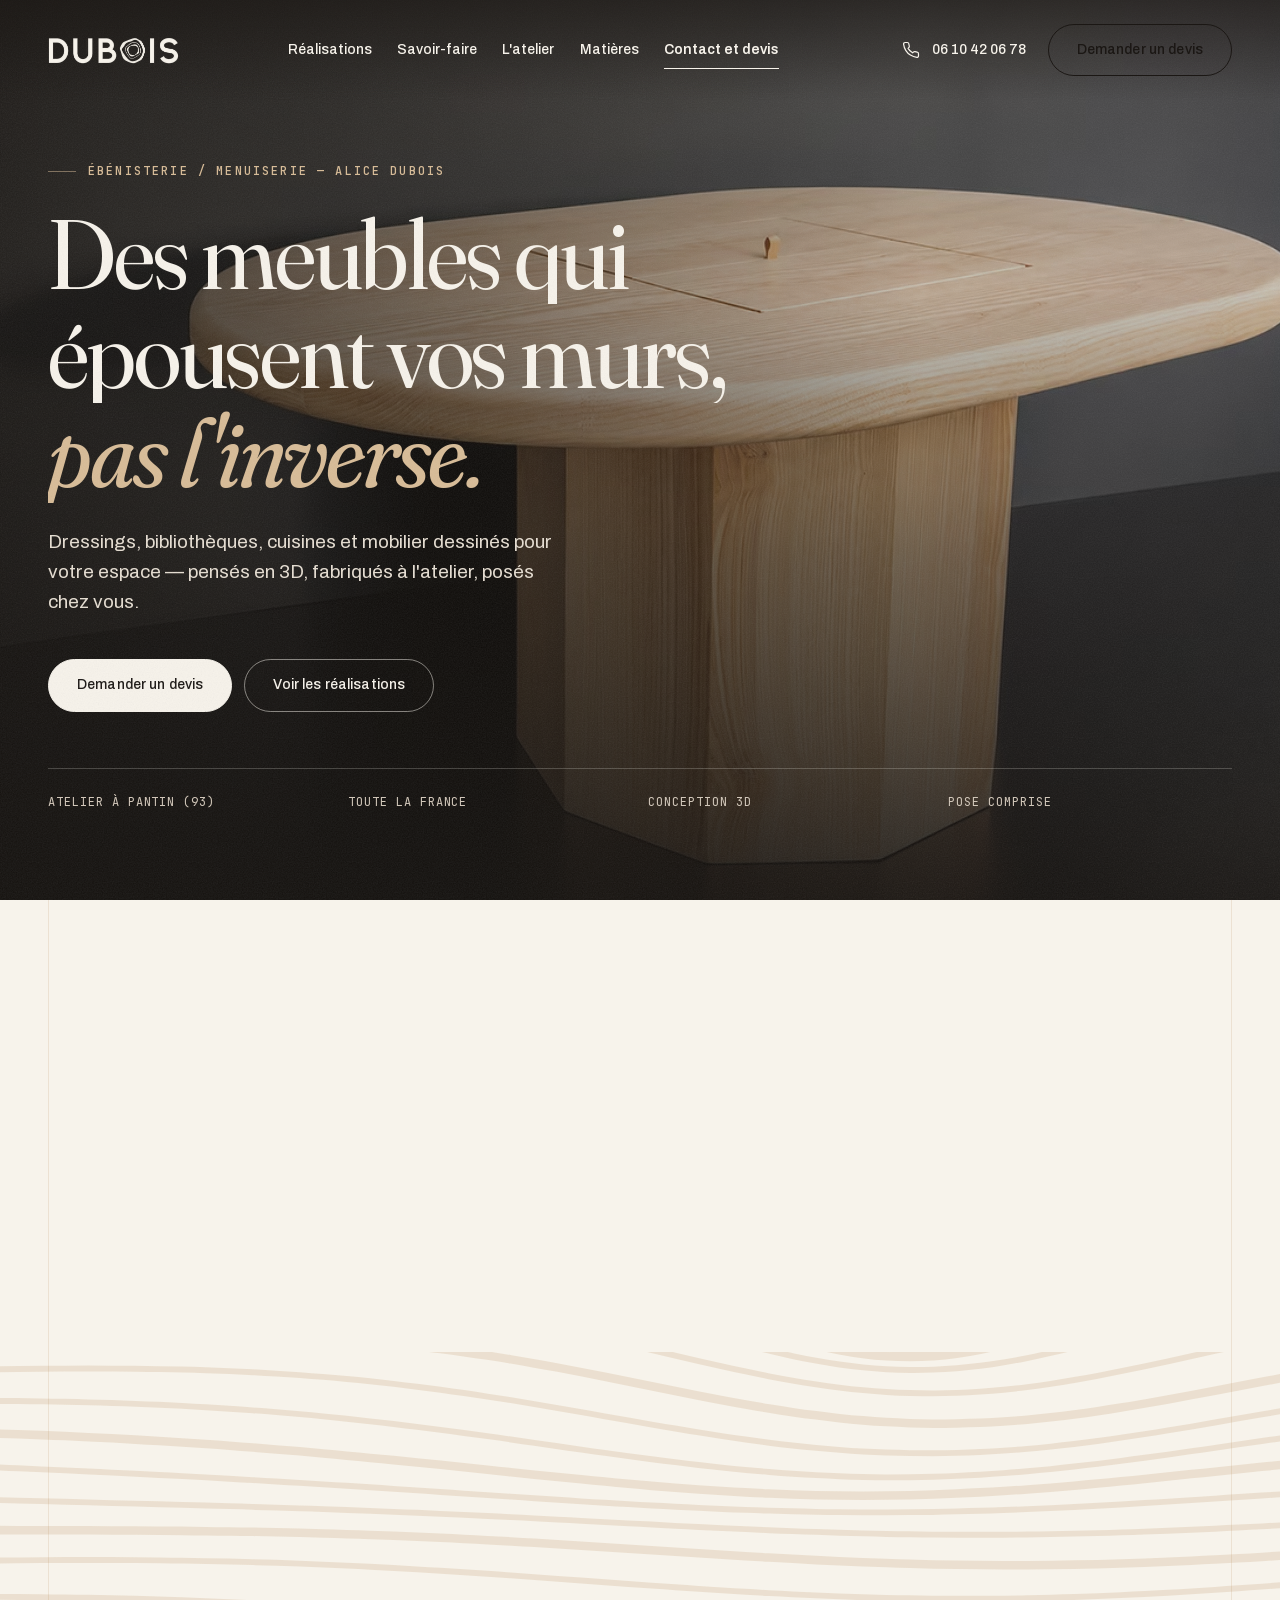
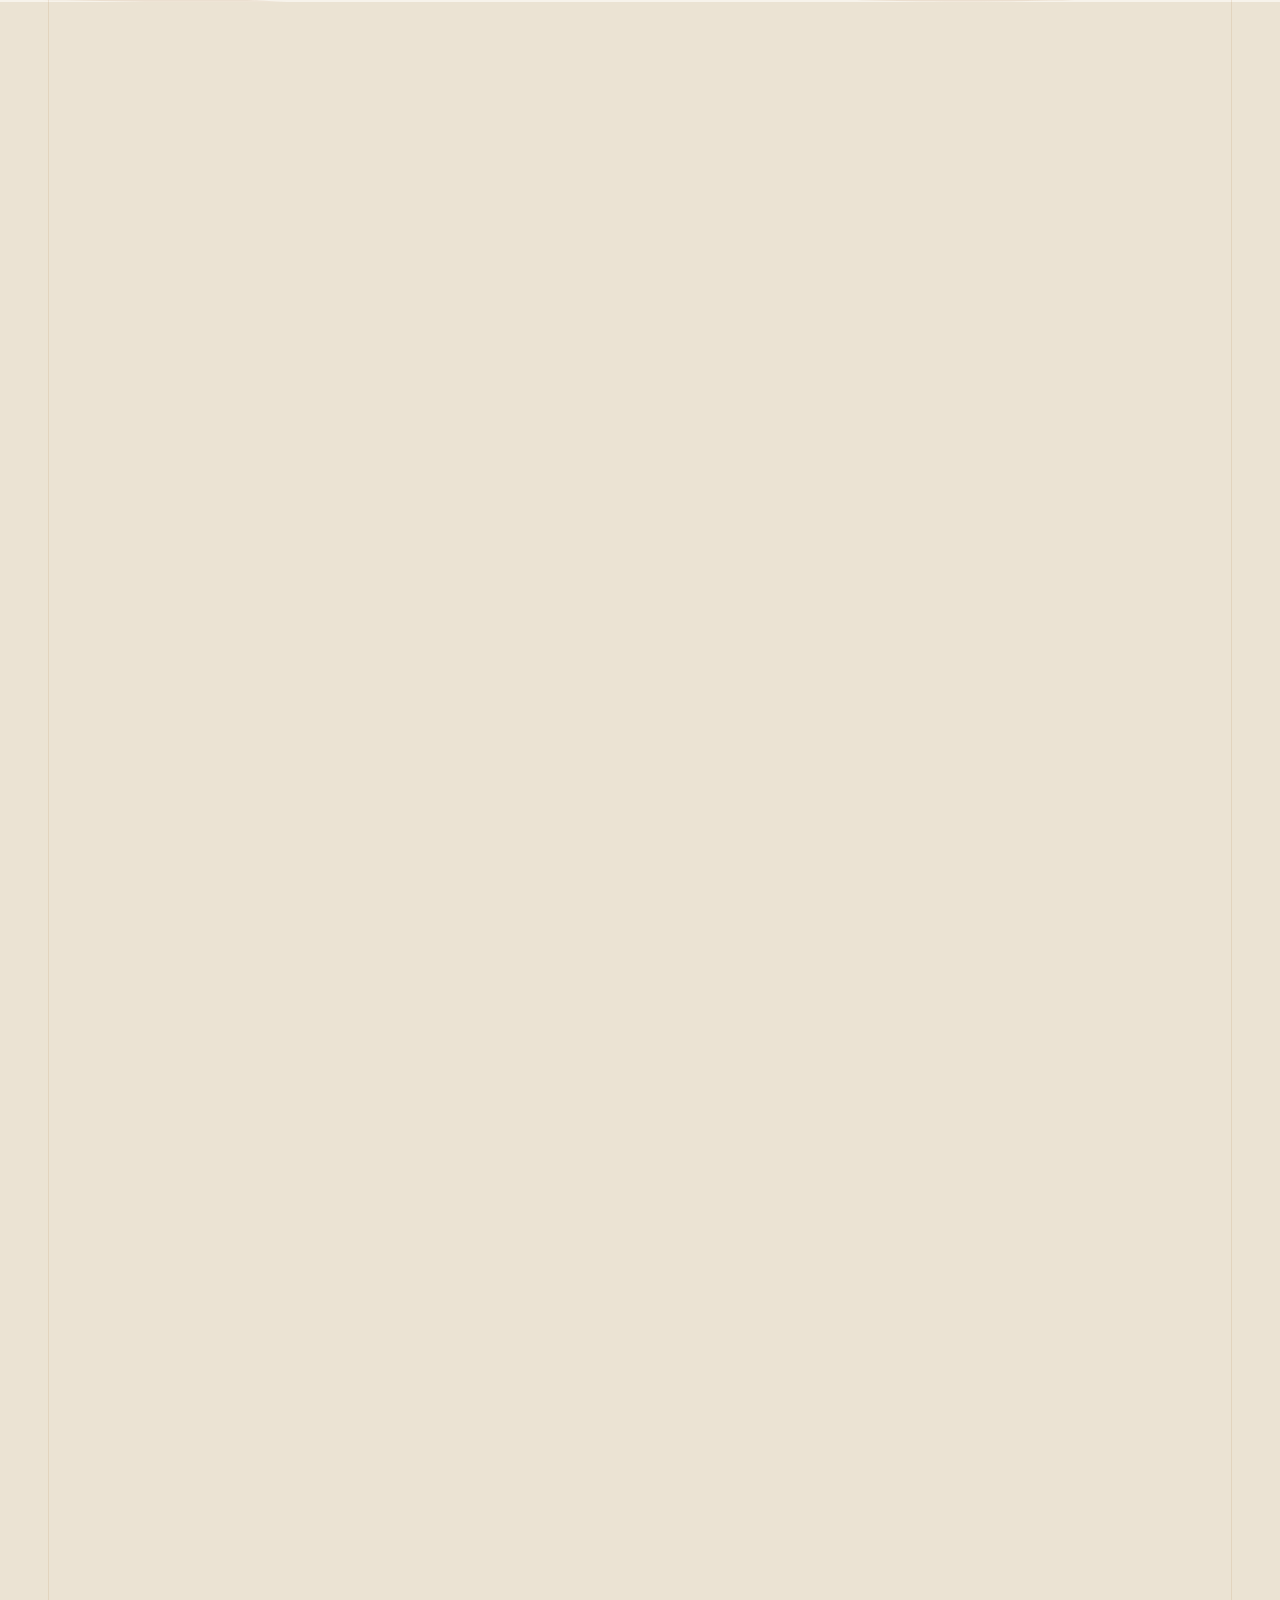
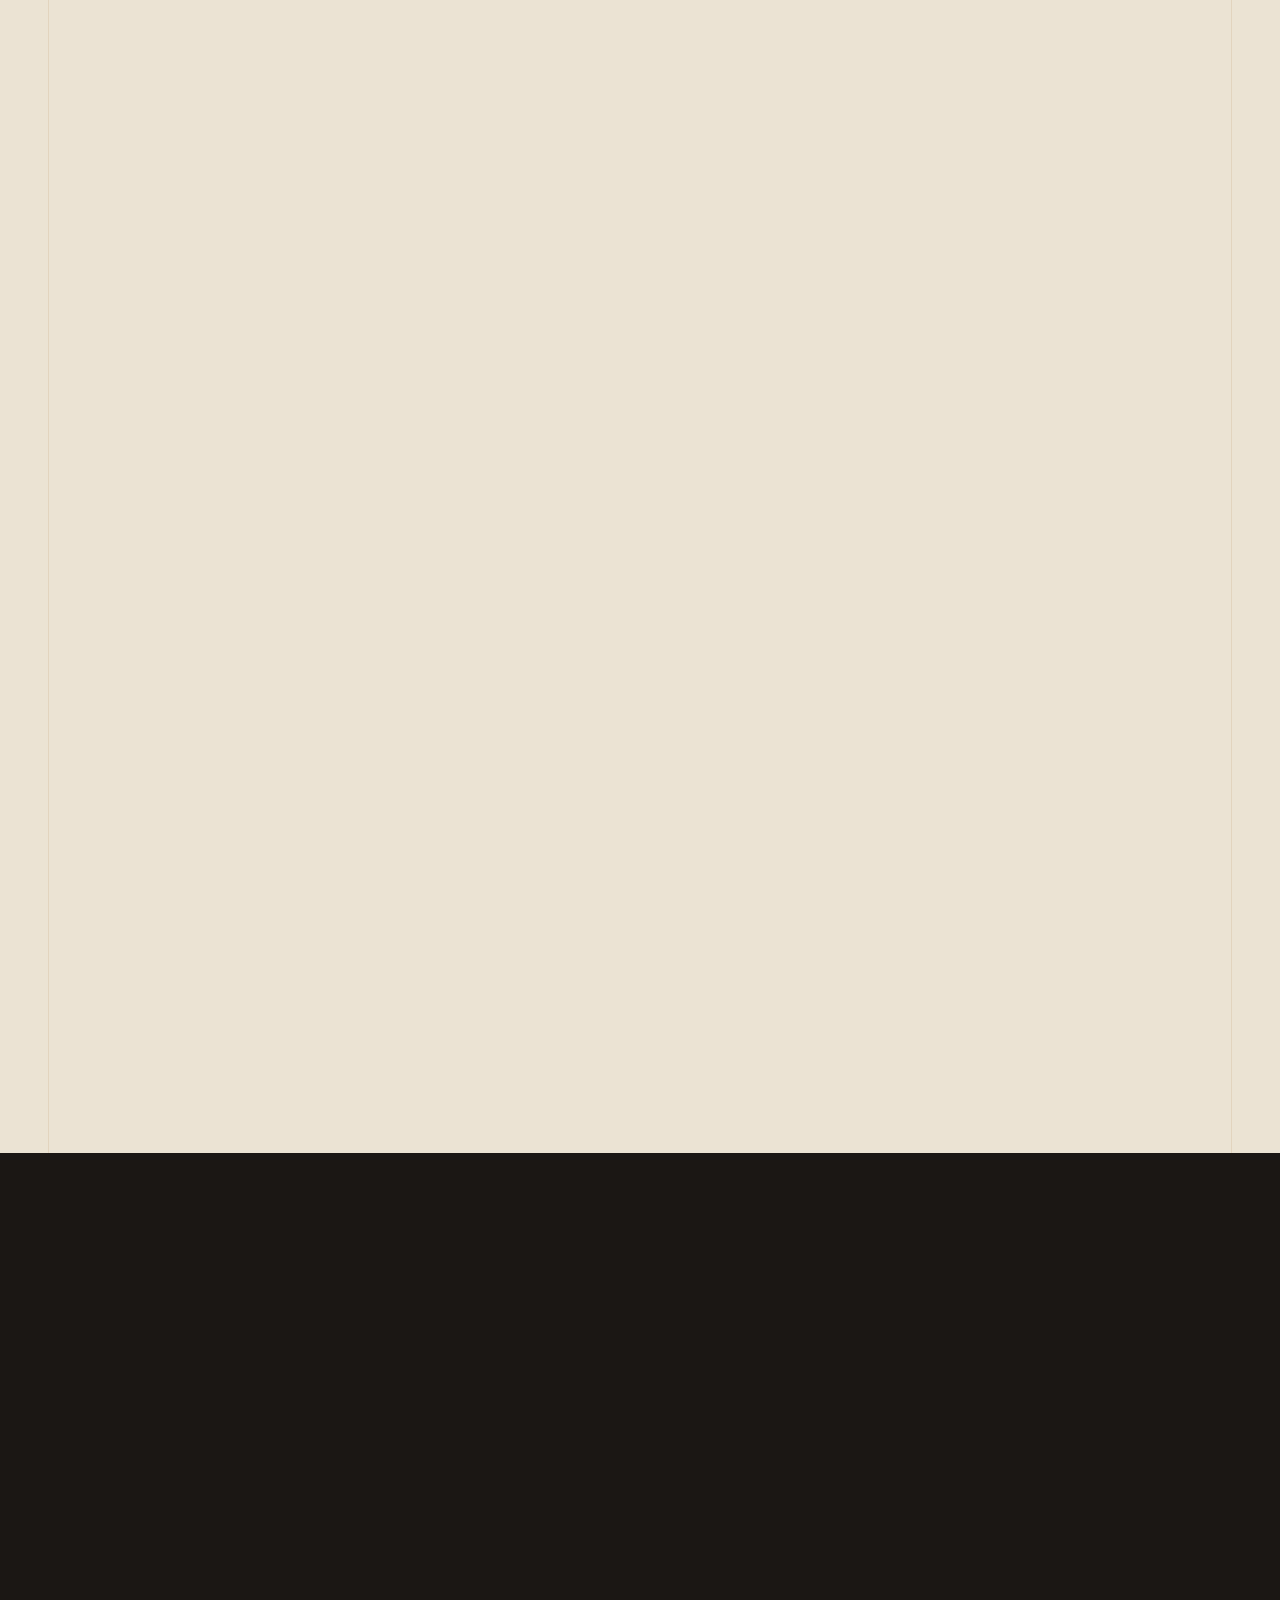
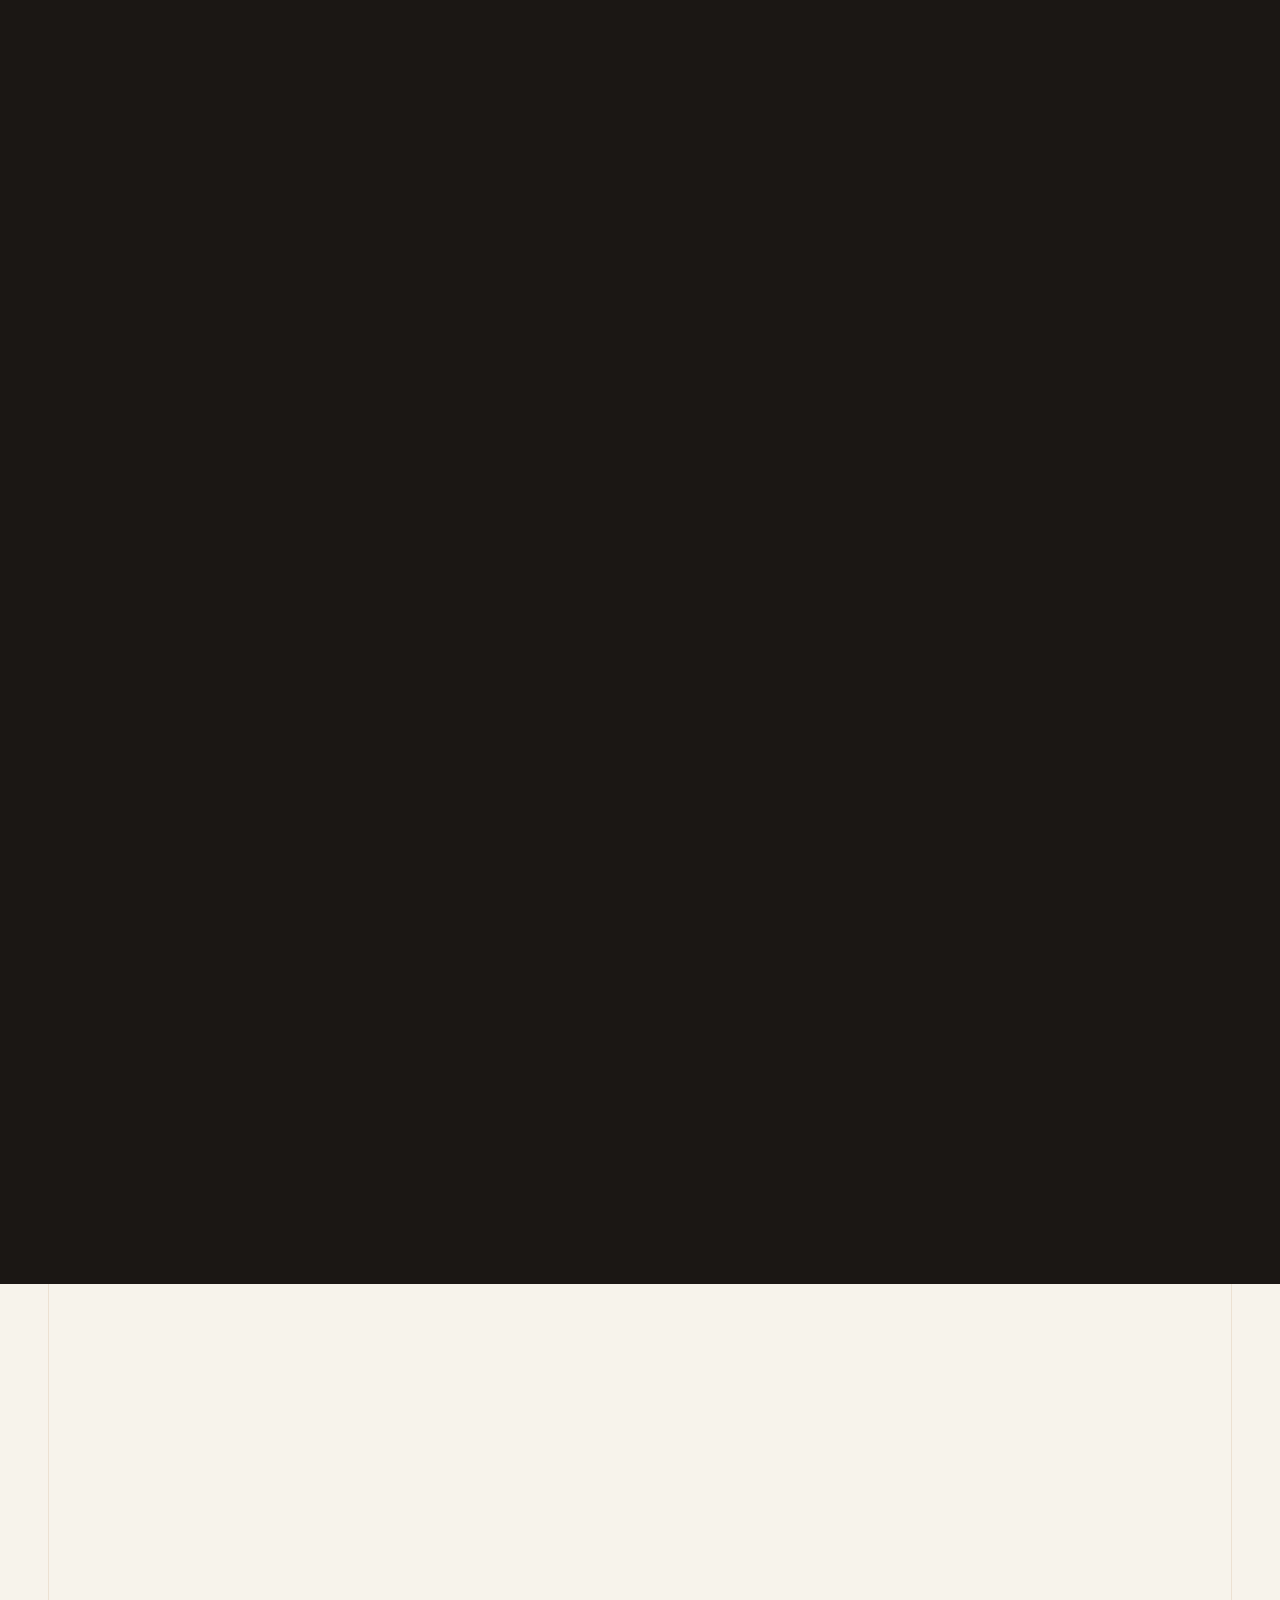
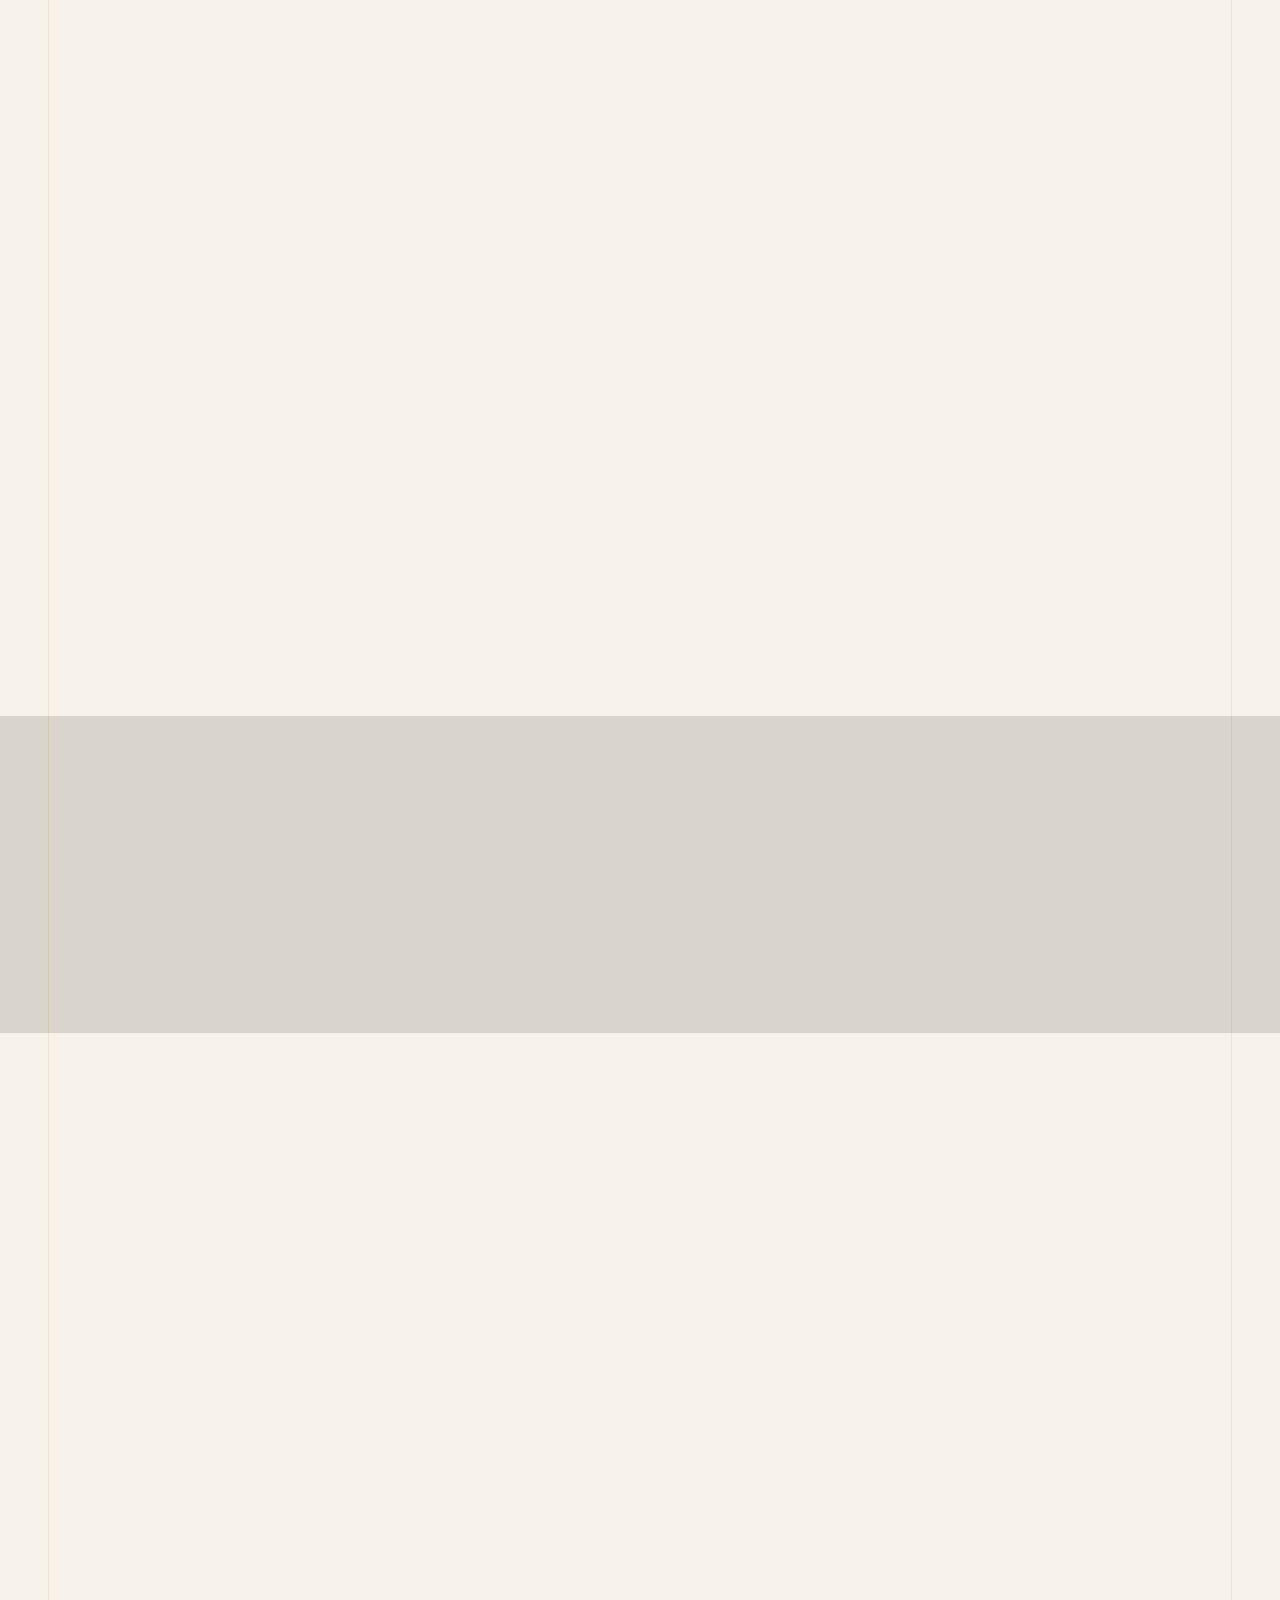
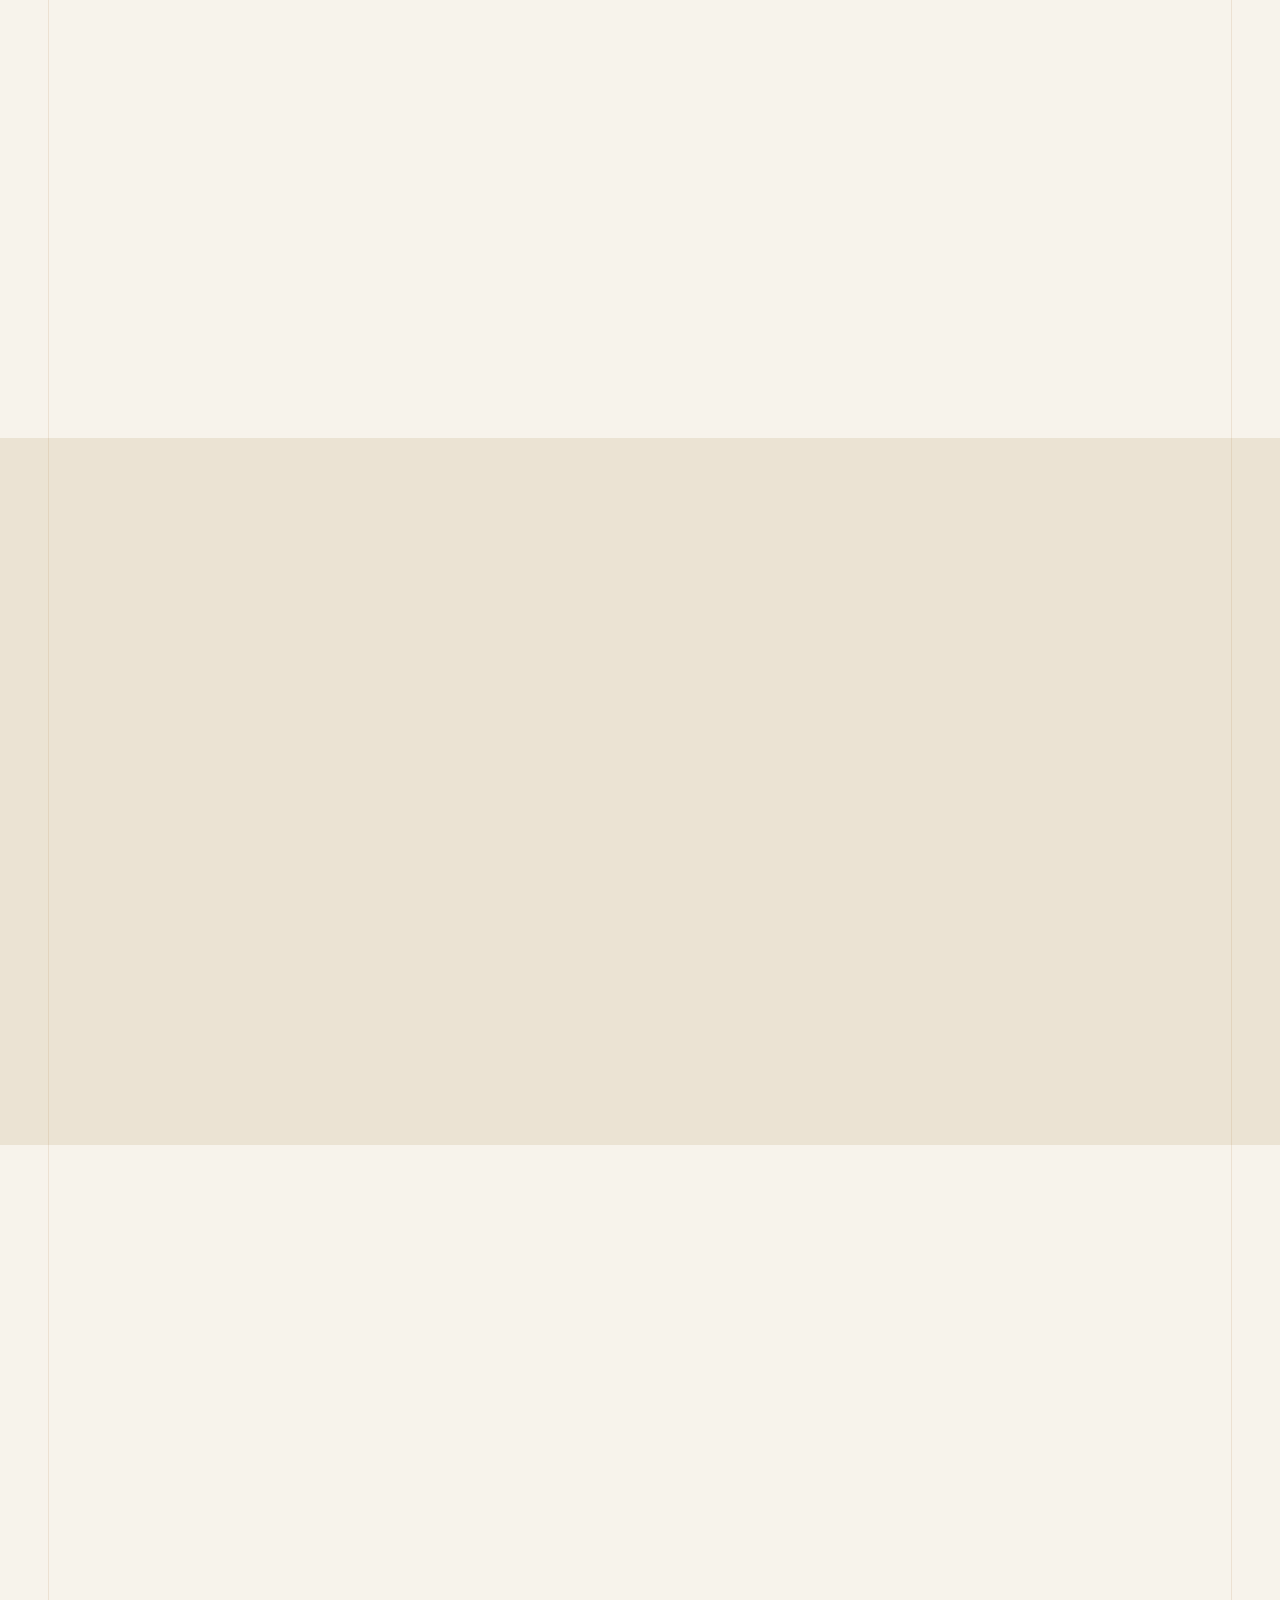
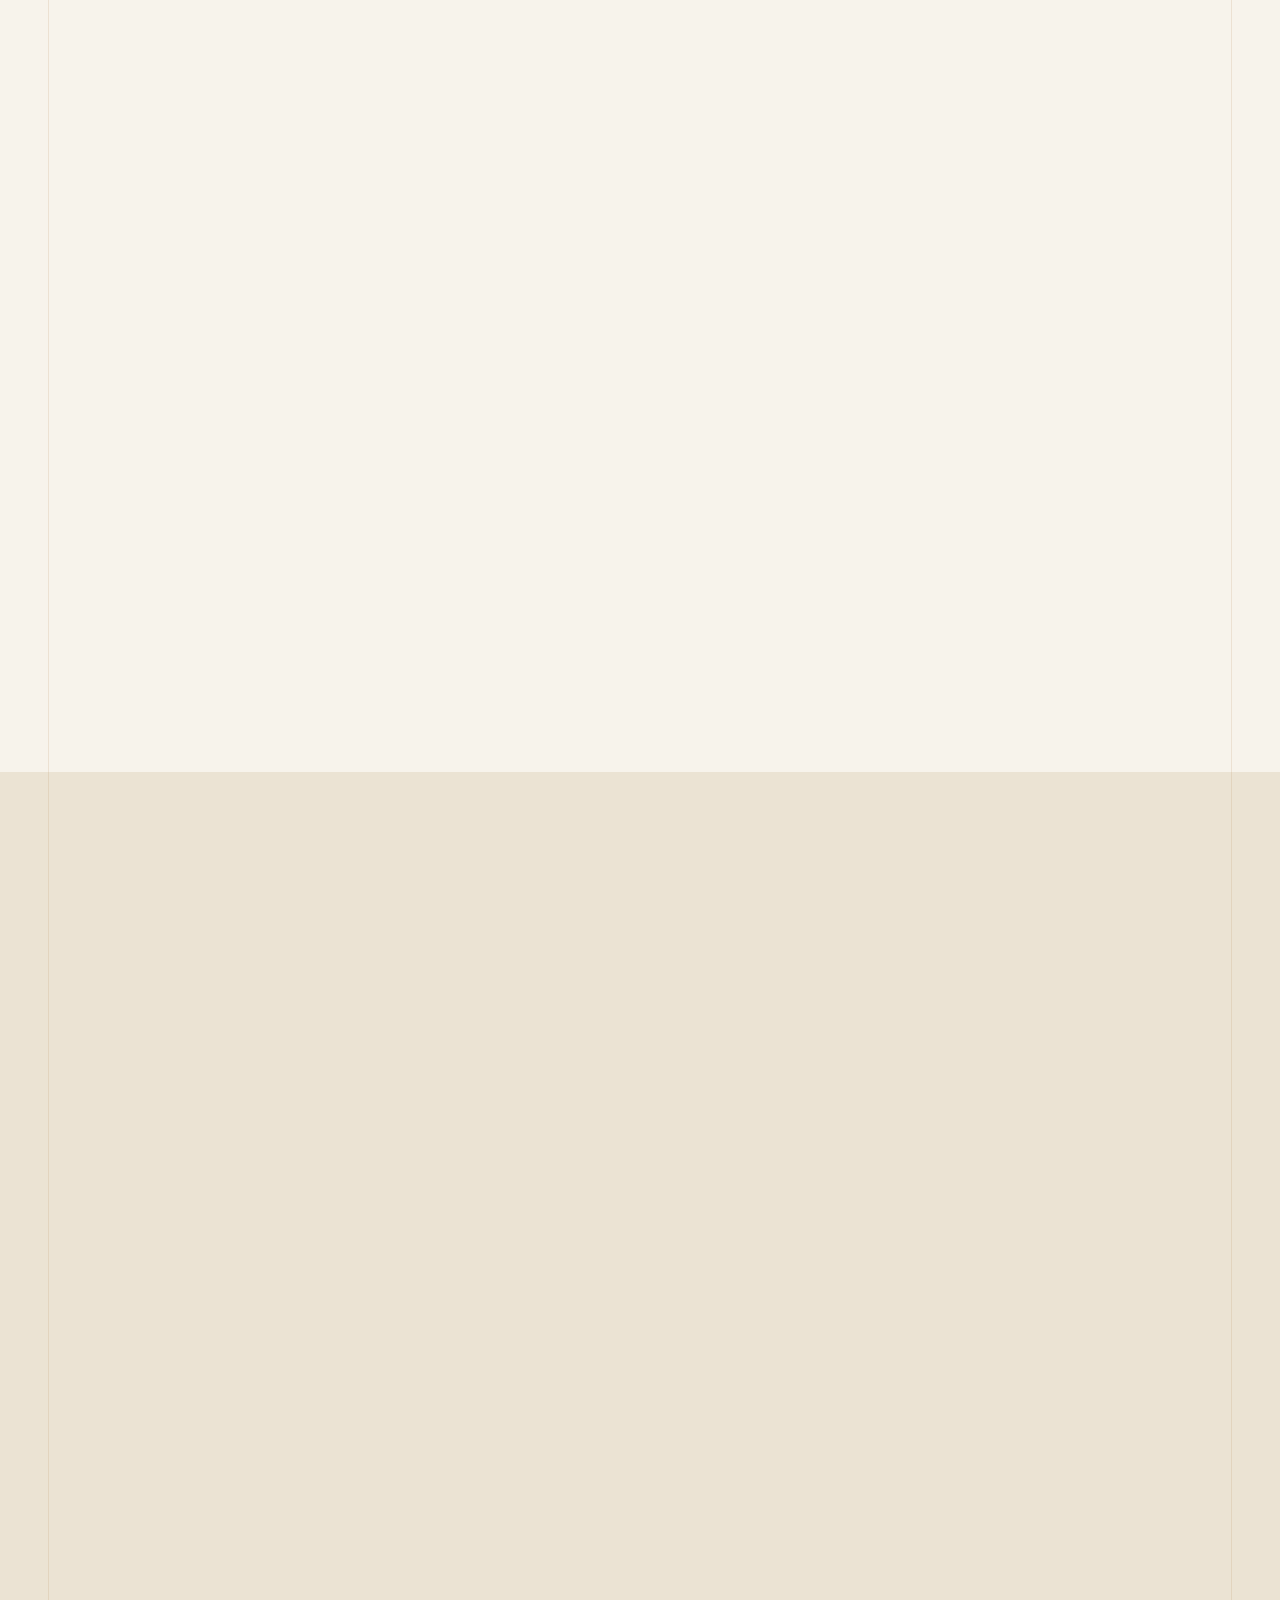
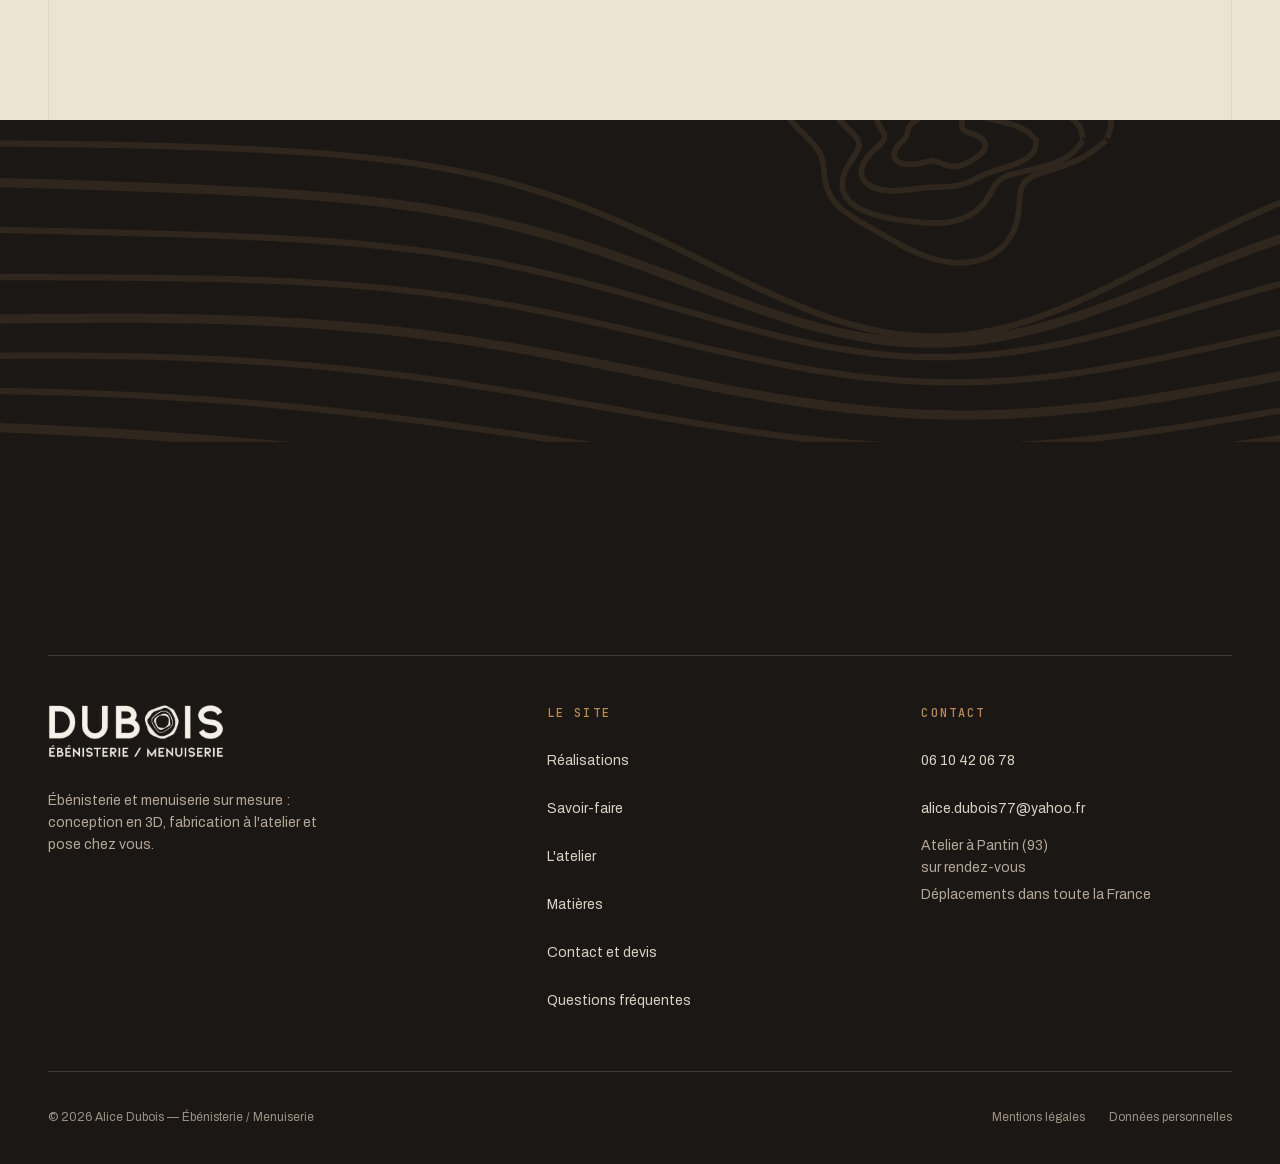
<file: index.html>
<!doctype html>
<html lang="fr" class="no-js">
<head>
<meta charset="utf-8">
<meta name="viewport" content="width=device-width, initial-scale=1, viewport-fit=cover">
<title>Alice Dubois — Ébénisterie & menuiserie sur mesure</title>
<meta name="description" content="Ébéniste à Pantin (93), déplacements dans toute la France. Dressings, bibliothèques, cuisines et mobilier sur mesure : conception 3D, fabrication à l'atelier et pose. Devis sur demande.">
<meta name="theme-color" content="#1B1714">
<!-- DÉMO : à supprimer lors de la mise en ligne sur le domaine définitif -->
<meta name="robots" content="noindex, nofollow">
<link rel="canonical" href="https://alicedubois.fr/">

<!-- Aperçu réseaux sociaux -->
<meta property="og:type" content="website">
<meta property="og:locale" content="fr_FR">
<meta property="og:site_name" content="Dubois — Ébénisterie / Menuiserie">
<meta property="og:title" content="Alice Dubois — Ébénisterie & menuiserie sur mesure">
<meta property="og:description" content="Ébéniste à Pantin (93), déplacements dans toute la France. Dressings, bibliothèques, cuisines et mobilier sur mesure.">
<meta property="og:image" content="images/table-frene-massif.jpg">
<meta name="twitter:card" content="summary_large_image">

<link rel="icon" href="assets/brand/favicon.svg" type="image/svg+xml">
<link rel="apple-touch-icon" href="assets/brand/apple-touch-icon.png">

<!-- Polices auto-hébergées : aucune requête tierce -->
<link rel="preload" as="font" type="font/woff2" href="assets/fonts/fraunces.woff2" crossorigin>
<link rel="preload" as="font" type="font/woff2" href="assets/fonts/archivo.woff2" crossorigin>
<link rel="preload" as="font" type="font/woff2" href="assets/fonts/fraunces-italic.woff2" crossorigin>

<link rel="preload" as="image" type="image/avif" href="images/table-frene-massif-1200.avif">
<link rel="stylesheet" href="assets/styles.css">
<script>document.documentElement.classList.replace('no-js','js');</script>

<script type="application/ld+json">
{
  "@context": "https://schema.org",
  "@type": "LocalBusiness",
  "@id": "https://alicedubois.fr/#atelier",
  "name": "Dubois — Ébénisterie / Menuiserie",
  "alternateName": "Alice Dubois Ébéniste",
  "description": "Ébénisterie et menuiserie sur mesure : dressings, bibliothèques, cuisines, claustras et mobilier. Conception 3D, fabrication à l'atelier, pose.",
  "image": "https://alicedubois.fr/images/table-frene-massif.jpg",
  "email": "alice.dubois77@yahoo.fr",
  "telephone": "+33610420678",
  "priceRange": "€€€",
  "address": {
    "@type": "PostalAddress",
    "addressLocality": "Pantin",
    "postalCode": "93500",
    "addressRegion": "Île-de-France",
    "addressCountry": "FR"
  },
  "areaServed": { "@type": "Country", "name": "France" },
  "founder": { "@type": "Person", "name": "Alice Dubois", "jobTitle": "Ébéniste" },
  "knowsAbout": ["Ébénisterie", "Menuiserie", "Agencement sur mesure", "Mobilier sur mesure"]
}
</script>
</head>

<body>
<a class="skip-link" href="#contenu">Aller au contenu principal</a>

<!-- ============================ EN-TÊTE ============================ -->
<header class="header" id="entete">
  <div class="wrap header__inner">
    <a class="logo" href="#top" aria-label="Dubois, ébénisterie et menuiserie — retour en haut de page">
      <span class="logo__mark" role="img" aria-hidden="true"></span>
    </a>

    <nav class="nav" aria-label="Navigation principale">
      <a class="nav__link" href="#realisations">Réalisations</a>
      <a class="nav__link" href="#savoir-faire">Savoir-faire</a>
      <a class="nav__link" href="#atelier">L'atelier</a>
      <a class="nav__link" href="#matieres">Matières</a>
      <a class="nav__link" href="#devis">Contact et devis</a>
    </nav>

    <div class="header__actions">
      <a class="header__tel" href="tel:+33610420678"
         aria-label="Appeler l'atelier au 06 10 42 06 78">
        <svg viewBox="0 0 24 24" fill="none" stroke="currentColor" stroke-width="1.6" stroke-linecap="round" stroke-linejoin="round" aria-hidden="true"><path d="M22 16.9v3a2 2 0 0 1-2.2 2 19.8 19.8 0 0 1-8.6-3.1 19.5 19.5 0 0 1-6-6A19.8 19.8 0 0 1 2.1 4.2 2 2 0 0 1 4.1 2h3a2 2 0 0 1 2 1.7c.1 1 .3 1.9.6 2.8a2 2 0 0 1-.5 2.1L8.1 9.8a16 16 0 0 0 6 6l1.2-1.1a2 2 0 0 1 2.1-.5c.9.3 1.8.5 2.8.6a2 2 0 0 1 1.8 2.1Z"/></svg>
        <span class="header__tel-num">06 10 42 06 78</span>
      </a>
      <a class="btn btn--ghost header__cta" href="#devis">Demander un devis</a>
      <button class="burger" type="button" id="burger"
              aria-expanded="false" aria-controls="menu" aria-label="Ouvrir le menu">
        <span class="burger__box" aria-hidden="true">
          <span class="burger__bar"></span><span class="burger__bar"></span><span class="burger__bar"></span>
        </span>
      </button>
    </div>
  </div>
</header>

<!-- ============================ MENU MOBILE ============================ -->
<div class="menu" id="menu" inert>
  <div class="menu__top">
    <span class="logo" aria-hidden="true"><span class="logo__mark" style="--logo-w:7rem"></span></span>
    <button class="burger" type="button" id="menu-close" aria-expanded="true" aria-label="Fermer le menu">
      <span class="burger__box" aria-hidden="true">
        <span class="burger__bar"></span><span class="burger__bar"></span><span class="burger__bar"></span>
      </span>
    </button>
  </div>

  <nav class="menu__list" aria-label="Navigation mobile">
    <a class="menu__link" href="#realisations" style="animation-delay:.06s"><span>01</span>Réalisations</a>
    <a class="menu__link" href="#savoir-faire" style="animation-delay:.12s"><span>02</span>Savoir-faire</a>
    <a class="menu__link" href="#atelier"      style="animation-delay:.18s"><span>03</span>L'atelier</a>
    <a class="menu__link" href="#matieres"     style="animation-delay:.24s"><span>04</span>Matières</a>
    <a class="menu__link" href="#devis"        style="animation-delay:.30s"><span>05</span>Contact et devis</a>
  </nav>

  <div class="menu__foot">
    <a href="tel:+33610420678">06 10 42 06 78</a>
    <a href="mailto:alice.dubois77@yahoo.fr">alice.dubois77@yahoo.fr</a>
  </div>
</div>

<main id="contenu">

<!-- ============================ HERO ============================ -->
<section class="hero" id="top">
  <div class="hero__bg">
    <picture>
      <source type="image/avif" srcset="images/table-frene-massif-640.avif 640w, images/table-frene-massif-1200.avif 1200w" sizes="100vw">
      <source type="image/webp" srcset="images/table-frene-massif-640.webp 640w, images/table-frene-massif-1200.webp 1200w" sizes="100vw">
      <img src="images/table-frene-massif.jpg" alt="Table ronde en frêne massif à piètement octogonal, réalisée à l'atelier Dubois." width="1205" height="773" fetchpriority="high" decoding="async">
    </picture>
  </div>
  <div class="hero__scrim" aria-hidden="true"></div>

  <div class="hero__inner">
    <p class="label hero__label hero__fade" style="--i:0">Ébénisterie / Menuiserie — Alice Dubois</p>

    <h1 class="h-display hero__title">
      <span class="reveal-line"><span style="--i:0">Des meubles qui</span></span>
      <span class="reveal-line"><span style="--i:1">épousent vos murs,</span></span>
      <span class="reveal-line"><span style="--i:2"><em>pas l'inverse.</em></span></span>
    </h1>

    <p class="hero__text hero__fade" style="--i:1">
      Dressings, bibliothèques, cuisines et mobilier dessinés pour votre espace —
      pensés en 3D, fabriqués à l'atelier, posés chez vous.
    </p>

    <div class="hero__actions hero__fade" style="--i:2">
      <a class="btn btn--light" href="#devis">Demander un devis</a>
      <a class="btn btn--ghost" href="#realisations">Voir les réalisations</a>
    </div>

    <ul class="hero__meta hero__fade" style="--i:3">
      <li>Atelier à Pantin (93)</li>
      <li>Toute la France</li>
      <li>Conception 3D</li>
      <li>Pose comprise</li>
    </ul>
  </div>

</section>

<!-- ============================ MANIFESTE ============================ -->
<section class="section manifeste" aria-labelledby="manifeste-titre">
  <span class="veine" aria-hidden="true"></span>
  <div class="wrap">
    <div class="manifeste__grid">
      <div data-reveal>
        <p class="label" style="margin-bottom:var(--sp-5)">L'approche</p>
        <h2 class="h-display manifeste__title" id="manifeste-titre" data-reveal="mask">
          Chaque projet commence par un relevé, un crayon et <strong>une contrainte à résoudre</strong>.
        </h2>
      </div>

      <div class="manifeste__aside">
        <p data-reveal style="--d:1">
          Un mur qui n'est pas d'équerre, un plafond mansardé, une gaine technique à contourner,
          trente centimètres perdus dans un angle. Le sur-mesure n'est pas un luxe décoratif :
          c'est la seule réponse juste quand l'espace ne rentre dans aucun standard.
        </p>
        <p data-reveal style="--d:2">
          Ici, la même personne prend les cotes, dessine, débite, assemble et pose.
          Rien n'est sous-traité, rien ne se perd entre deux corps de métier.
        </p>

        <div class="signature" data-reveal style="--d:3">
          <span data-reveal="media" class="media signature__img">
            <picture><source type="image/avif" srcset="images/marque-au-fer-640.avif 640w, images/marque-au-fer-1200.avif 1200w"><source type="image/webp" srcset="images/marque-au-fer-640.webp 640w, images/marque-au-fer-1200.webp 1200w"><img src="images/marque-au-fer-640.webp" alt="Le nom Dubois marqué au fer dans le fil du chêne." width="640" height="505" loading="lazy" decoding="async"></picture>
          </span>
          <p>
            <strong>La marque au fer</strong>
            Chaque pièce qui quitte l'atelier est marquée au fer. C'est la signature de l'atelier —
            et la preuve d'une fabrication à l'unité.
          </p>
        </div>
      </div>
    </div>
  </div>
</section>

<!-- ============================ RÉALISATIONS ============================ -->
<section class="section section--kraft" id="realisations" aria-labelledby="realisations-titre">
  <div class="wrap">
    <div class="section__head section__head--split">
      <div data-reveal>
        <p class="label" style="margin-bottom:var(--sp-5)">Réalisations</p>
        <h2 class="h-display h-2" id="realisations-titre" data-reveal="mask">Des projets pensés pièce par pièce</h2>
      </div>
      <p class="lede" data-reveal style="--d:1">
        Agencements complets, meubles isolés, petites pièces tournées à la main.
        Sélectionnez une catégorie pour filtrer.
      </p>
    </div>

    <div class="filters" role="group" aria-label="Filtrer les réalisations par catégorie" data-reveal>
      <button class="filter" type="button" data-filter="tout" aria-pressed="true">Tout<span class="filter__n">12</span></button>
      <button class="filter" type="button" data-filter="rangements" aria-pressed="false">Rangements<span class="filter__n">4</span></button>
      <button class="filter" type="button" data-filter="agencement" aria-pressed="false">Agencement<span class="filter__n">3</span></button>
      <button class="filter" type="button" data-filter="cuisines" aria-pressed="false">Cuisines<span class="filter__n">1</span></button>
      <button class="filter" type="button" data-filter="mobilier" aria-pressed="false">Mobilier<span class="filter__n">2</span></button>
      <button class="filter" type="button" data-filter="objets" aria-pressed="false">Objets<span class="filter__n">2</span></button>
    </div>

    <div class="works" id="works" aria-live="polite">

      <article class="work" data-cat="mobilier" data-reveal>
        <button class="work__btn" type="button" data-project="table-frene">
          <span data-reveal="media" class="media work__media" style="--ar:1566/1005;--ph:#857669">
            <picture><source type="image/avif" srcset="images/table-frene-massif-640.avif 640w, images/table-frene-massif-1200.avif 1200w" sizes="(min-width:75rem) 66vw, (min-width:40rem) 50vw, 92vw"><source type="image/webp" srcset="images/table-frene-massif-640.webp 640w, images/table-frene-massif-1200.webp 1200w" sizes="(min-width:75rem) 66vw, (min-width:40rem) 50vw, 92vw"><img src="images/table-frene-massif-640.webp"
                 srcset="images/table-frene-massif-640.webp 640w, images/table-frene-massif-1200.webp 1200w"
                 sizes="(min-width:75rem) 66vw, (min-width:40rem) 50vw, 92vw"
                 alt="Table ronde en frêne massif, plateau galbé et piètement octogonal, devant un mur gris foncé."
                 width="640" height="411" loading="lazy" decoding="async"></picture>
          </span>
          <span class="work__cat">Mobilier</span>
          <h3 class="work__title">Table ronde en frêne massif</h3>
          <p class="work__mat">Frêne massif — plateau galbé, piètement octogonal</p>
        </button>
      </article>

      <article class="work" data-cat="rangements" data-reveal style="--d:1">
        <button class="work__btn" type="button" data-project="dressing-chene">
          <span data-reveal="media" class="media work__media" style="--ar:1179/1334;--ph:#D4BFB0">
            <picture><source type="image/avif" srcset="images/dressing-chene-ensemble-640.avif 640w, images/dressing-chene-ensemble-1200.avif 1200w" sizes="(min-width:75rem) 33vw, (min-width:40rem) 50vw, 92vw"><source type="image/webp" srcset="images/dressing-chene-ensemble-640.webp 640w, images/dressing-chene-ensemble-1200.webp 1200w" sizes="(min-width:75rem) 33vw, (min-width:40rem) 50vw, 92vw"><img src="images/dressing-chene-ensemble-640.webp"
                 srcset="images/dressing-chene-ensemble-640.webp 640w, images/dressing-chene-ensemble-1200.webp 1200w"
                 sizes="(min-width:75rem) 33vw, (min-width:40rem) 50vw, 92vw"
                 alt="Dressing toute hauteur en laque mate crème avec bibliothèque latérale en chêne et longues poignées bâton."
                 width="640" height="724" loading="lazy" decoding="async"></picture>
          </span>
          <span class="work__cat">Rangements</span>
          <h3 class="work__title">Dressing &amp; bibliothèque d'angle</h3>
          <p class="work__mat">Laque mate &amp; chêne — poignées bâton massives</p>
        </button>
      </article>

      <article class="work" data-cat="agencement" data-reveal style="--d:2">
        <button class="work__btn" type="button" data-project="entree-kaki">
          <span data-reveal="media" class="media work__media" style="--ar:1180/1333;--ph:#B6946E">
            <picture><source type="image/avif" srcset="images/entree-claustra-kaki-640.avif 640w, images/entree-claustra-kaki-1200.avif 1200w" sizes="(min-width:75rem) 33vw, (min-width:40rem) 50vw, 92vw"><source type="image/webp" srcset="images/entree-claustra-kaki-640.webp 640w, images/entree-claustra-kaki-1200.webp 1200w" sizes="(min-width:75rem) 33vw, (min-width:40rem) 50vw, 92vw"><img src="images/entree-claustra-kaki-640.webp"
                 srcset="images/entree-claustra-kaki-640.webp 640w, images/entree-claustra-kaki-1200.webp 1200w"
                 sizes="(min-width:75rem) 33vw, (min-width:40rem) 50vw, 92vw"
                 alt="Meuble d'entrée en chêne et laque vert kaki, avec étagères latérales arrondies formant claustra."
                 width="640" height="723" loading="lazy" decoding="async"></picture>
          </span>
          <span class="work__cat">Agencement</span>
          <h3 class="work__title">Meuble d'entrée &amp; étagères arrondies</h3>
          <p class="work__mat">Chêne &amp; laque vert kaki — chants rayonnés</p>
        </button>
      </article>

      <article class="work" data-cat="cuisines" data-reveal>
        <button class="work__btn" type="button" data-project="cuisine">
          <span data-reveal="media" class="media work__media" style="--ar:1174/1339;--ph:#C6B099">
            <picture><source type="image/avif" srcset="images/cuisine-chene-blanc-640.avif 640w, images/cuisine-chene-blanc-1200.avif 1200w" sizes="(min-width:75rem) 33vw, (min-width:40rem) 50vw, 92vw"><source type="image/webp" srcset="images/cuisine-chene-blanc-640.webp 640w, images/cuisine-chene-blanc-1200.webp 1200w" sizes="(min-width:75rem) 33vw, (min-width:40rem) 50vw, 92vw"><img src="images/cuisine-chene-blanc-640.webp"
                 srcset="images/cuisine-chene-blanc-640.webp 640w, images/cuisine-chene-blanc-1200.webp 1200w"
                 sizes="(min-width:75rem) 33vw, (min-width:40rem) 50vw, 92vw"
                 alt="Cuisine linéaire : meubles hauts en chêne, caissons bas laqués clairs et plan de travail blanc."
                 width="640" height="730" loading="lazy" decoding="async"></picture>
          </span>
          <span class="work__cat">Cuisines</span>
          <h3 class="work__title">Cuisine chêne &amp; laque</h3>
          <p class="work__mat">Chêne fil vertical, façades sans poignée</p>
        </button>
      </article>

      <article class="work" data-cat="agencement" data-reveal style="--d:1">
        <button class="work__btn" type="button" data-project="claustra">
          <span data-reveal="media" class="media work__media" style="--ar:1191/1321;--ph:#AE9278">
            <picture><source type="image/avif" srcset="images/claustra-chene-escalier-640.avif 640w, images/claustra-chene-escalier-1200.avif 1200w" sizes="(min-width:75rem) 33vw, (min-width:40rem) 50vw, 92vw"><source type="image/webp" srcset="images/claustra-chene-escalier-640.webp 640w, images/claustra-chene-escalier-1200.webp 1200w" sizes="(min-width:75rem) 33vw, (min-width:40rem) 50vw, 92vw"><img src="images/claustra-chene-escalier-640.webp"
                 srcset="images/claustra-chene-escalier-640.webp 640w, images/claustra-chene-escalier-1200.webp 1200w"
                 sizes="(min-width:75rem) 33vw, (min-width:40rem) 50vw, 92vw"
                 alt="Claustra en tasseaux de chêne séparant une entrée d'un escalier, avec banc-rangement assorti."
                 width="640" height="710" loading="lazy" decoding="async"></picture>
          </span>
          <span class="work__cat">Agencement</span>
          <h3 class="work__title">Claustra &amp; banc d'entrée</h3>
          <p class="work__mat">Tasseaux de chêne — séparation ajourée</p>
        </button>
      </article>

      <article class="work" data-cat="rangements" data-reveal style="--d:2">
        <button class="work__btn" type="button" data-project="biblio-sauge">
          <span data-reveal="media" class="media work__media" style="--ar:1183/1329;--ph:#887C68">
            <picture><source type="image/avif" srcset="images/bibliotheque-tv-sauge-640.avif 640w, images/bibliotheque-tv-sauge-1200.avif 1200w" sizes="(min-width:75rem) 33vw, (min-width:40rem) 50vw, 92vw"><source type="image/webp" srcset="images/bibliotheque-tv-sauge-640.webp 640w, images/bibliotheque-tv-sauge-1200.webp 1200w" sizes="(min-width:75rem) 33vw, (min-width:40rem) 50vw, 92vw"><img src="images/bibliotheque-tv-sauge-640.webp"
                 srcset="images/bibliotheque-tv-sauge-640.webp 640w, images/bibliotheque-tv-sauge-1200.webp 1200w"
                 sizes="(min-width:75rem) 33vw, (min-width:40rem) 50vw, 92vw"
                 alt="Bibliothèque murale vert sauge à tablettes décalées, niches en chêne et meuble TV bas assorti."
                 width="640" height="719" loading="lazy" decoding="async"></picture>
          </span>
          <span class="work__cat">Rangements</span>
          <h3 class="work__title">Bibliothèque &amp; meuble TV sauge</h3>
          <p class="work__mat">Laque vert sauge, niches en chêne</p>
        </button>
      </article>

      <article class="work" data-cat="rangements" data-reveal>
        <button class="work__btn" type="button" data-project="biblio-bouleau">
          <span data-reveal="media" class="media work__media" style="--ar:1234/1275;--ph:#766A5B">
            <picture><source type="image/avif" srcset="images/bibliotheque-bouleau-noir-640.avif 640w, images/bibliotheque-bouleau-noir-1200.avif 1200w" sizes="(min-width:75rem) 33vw, (min-width:40rem) 50vw, 92vw"><source type="image/webp" srcset="images/bibliotheque-bouleau-noir-640.webp 640w, images/bibliotheque-bouleau-noir-1200.webp 1200w" sizes="(min-width:75rem) 33vw, (min-width:40rem) 50vw, 92vw"><img src="images/bibliotheque-bouleau-noir-640.webp"
                 srcset="images/bibliotheque-bouleau-noir-640.webp 640w, images/bibliotheque-bouleau-noir-1200.webp 1200w"
                 sizes="(min-width:75rem) 33vw, (min-width:40rem) 50vw, 92vw"
                 alt="Bibliothèque à casiers irréguliers en contreplaqué de bouleau et fonds noirs, meuble TV assorti."
                 width="640" height="661" loading="lazy" decoding="async"></picture>
          </span>
          <span class="work__cat">Rangements</span>
          <h3 class="work__title">Bibliothèque bouleau &amp; noir</h3>
          <p class="work__mat">Contreplaqué de bouleau, fonds laqués noirs</p>
        </button>
      </article>

      <article class="work" data-cat="rangements" data-reveal style="--d:1">
        <button class="work__btn" type="button" data-project="biblio-blanche">
          <span data-reveal="media" class="media work__media" style="--ar:1129/1393;--ph:#927A5F">
            <picture><source type="image/avif" srcset="images/bibliotheque-blanche-640.avif 640w, images/bibliotheque-blanche-1200.avif 1200w" sizes="(min-width:75rem) 33vw, (min-width:40rem) 50vw, 92vw"><source type="image/webp" srcset="images/bibliotheque-blanche-640.webp 640w, images/bibliotheque-blanche-1200.webp 1200w" sizes="(min-width:75rem) 33vw, (min-width:40rem) 50vw, 92vw"><img src="images/bibliotheque-blanche-640.webp"
                 srcset="images/bibliotheque-blanche-640.webp 640w, images/bibliotheque-blanche-1200.webp 1200w"
                 sizes="(min-width:75rem) 33vw, (min-width:40rem) 50vw, 92vw"
                 alt="Bibliothèque blanche occupant tout un mur, casiers de tailles variées et bandeau bas pour vinyles."
                 width="640" height="790" loading="lazy" decoding="async"></picture>
          </span>
          <span class="work__cat">Rangements</span>
          <h3 class="work__title">Bibliothèque pleine paroi</h3>
          <p class="work__mat">Laque blanche — modules vinyles &amp; éclairage intégré</p>
        </button>
      </article>

      <article class="work" data-cat="agencement" data-reveal style="--d:2">
        <button class="work__btn" type="button" data-project="studio">
          <span data-reveal="media" class="media work__media" style="--ar:1188/1324;--ph:#AF9A83">
            <picture><source type="image/avif" srcset="images/studio-lit-cuisine-640.avif 640w, images/studio-lit-cuisine-1200.avif 1200w" sizes="(min-width:75rem) 33vw, (min-width:40rem) 50vw, 92vw"><source type="image/webp" srcset="images/studio-lit-cuisine-640.webp 640w, images/studio-lit-cuisine-1200.webp 1200w" sizes="(min-width:75rem) 33vw, (min-width:40rem) 50vw, 92vw"><img src="images/studio-lit-cuisine-640.webp"
                 srcset="images/studio-lit-cuisine-640.webp 640w, images/studio-lit-cuisine-1200.webp 1200w"
                 sizes="(min-width:75rem) 33vw, (min-width:40rem) 50vw, 92vw"
                 alt="Studio agencé : alcôve de lit encadrée de chêne, rangements hauts laqués et cuisine intégrée."
                 width="640" height="713" loading="lazy" decoding="async"></picture>
          </span>
          <span class="work__cat">Agencement</span>
          <h3 class="work__title">Studio : alcôve, rangements &amp; cuisine</h3>
          <p class="work__mat">Chêne &amp; laque — un seul volume, trois fonctions</p>
        </button>
      </article>

      <article class="work" data-cat="mobilier" data-reveal>
        <button class="work__btn" type="button" data-project="bureau-vert">
          <span data-reveal="media" class="media work__media" style="--ar:1131/1391;--ph:#AC9D8B">
            <picture><source type="image/avif" srcset="images/bureau-tv-vert-eau-640.avif 640w, images/bureau-tv-vert-eau-1200.avif 1200w" sizes="(min-width:75rem) 33vw, (min-width:40rem) 50vw, 92vw"><source type="image/webp" srcset="images/bureau-tv-vert-eau-640.webp 640w, images/bureau-tv-vert-eau-1200.webp 1200w" sizes="(min-width:75rem) 33vw, (min-width:40rem) 50vw, 92vw"><img src="images/bureau-tv-vert-eau-640.webp"
                 srcset="images/bureau-tv-vert-eau-640.webp 640w, images/bureau-tv-vert-eau-1200.webp 1200w"
                 sizes="(min-width:75rem) 33vw, (min-width:40rem) 50vw, 92vw"
                 alt="Bureau escamotable en chêne sur colonne vert d'eau, avec meuble TV suspendu assorti."
                 width="640" height="787" loading="lazy" decoding="async"></picture>
          </span>
          <span class="work__cat">Mobilier</span>
          <h3 class="work__title">Bureau &amp; meuble TV vert d'eau</h3>
          <p class="work__mat">Laque vert d'eau, plateau chêne, piètement acier</p>
        </button>
      </article>

      <article class="work" data-cat="objets" data-reveal style="--d:1">
        <button class="work__btn" type="button" data-project="planche">
          <span data-reveal="media" class="media work__media" style="--ar:1254/1254;--ph:#AF8146">
            <picture><source type="image/avif" srcset="images/planche-chene-gravee-640.avif 640w, images/planche-chene-gravee-1200.avif 1200w" sizes="(min-width:75rem) 33vw, (min-width:40rem) 50vw, 92vw"><source type="image/webp" srcset="images/planche-chene-gravee-640.webp 640w, images/planche-chene-gravee-1200.webp 1200w" sizes="(min-width:75rem) 33vw, (min-width:40rem) 50vw, 92vw"><img src="images/planche-chene-gravee-640.webp"
                 srcset="images/planche-chene-gravee-640.webp 640w, images/planche-chene-gravee-1200.webp 1200w"
                 sizes="(min-width:75rem) 33vw, (min-width:40rem) 50vw, 92vw"
                 alt="Planche à découper en chêne avec nœuds apparents et manche intégré, gravée du nom Dubois."
                 width="640" height="640" loading="lazy" decoding="async"></picture>
          </span>
          <span class="work__cat">Objets</span>
          <h3 class="work__title">Planche à découper en chêne</h3>
          <p class="work__mat">Chêne à nœuds — chants adoucis, gravure au fer</p>
        </button>
      </article>

      <article class="work" data-cat="objets" data-reveal style="--d:2">
        <button class="work__btn" type="button" data-project="coquetiers">
          <span data-reveal="media" class="media work__media" style="--ar:1129/1393;--ph:#847B5C">
            <picture><source type="image/avif" srcset="images/coquetiers-graves-640.avif 640w, images/coquetiers-graves-1200.avif 1200w" sizes="(min-width:75rem) 33vw, (min-width:40rem) 50vw, 92vw"><source type="image/webp" srcset="images/coquetiers-graves-640.webp 640w, images/coquetiers-graves-1200.webp 1200w" sizes="(min-width:75rem) 33vw, (min-width:40rem) 50vw, 92vw"><img src="images/coquetiers-graves-640.webp"
                 srcset="images/coquetiers-graves-640.webp 640w, images/coquetiers-graves-1200.webp 1200w"
                 sizes="(min-width:75rem) 33vw, (min-width:40rem) 50vw, 92vw"
                 alt="Trois coquetiers en chêne gravés de prénoms, posés sur un plateau en frêne."
                 width="640" height="790" loading="lazy" decoding="async"></picture>
          </span>
          <span class="work__cat">Objets</span>
          <h3 class="work__title">Coquetiers gravés</h3>
          <p class="work__mat">Chêne massif — gravure personnalisée</p>
        </button>
      </article>

      <p class="works__empty" id="works-empty" hidden>Aucune réalisation dans cette catégorie pour l'instant.</p>
    </div>
  </div>
</section>

<!-- ============================ SAVOIR-FAIRE ============================ -->
<section class="section section--ink" id="savoir-faire" aria-labelledby="savoir-faire-titre">
  <div class="wrap">
    <div class="section__head section__head--split">
      <div data-reveal>
        <p class="label" style="margin-bottom:var(--sp-5)">Savoir-faire</p>
        <h2 class="h-display h-2" id="savoir-faire-titre" data-reveal="mask">Du relevé à la pose, cinq étapes</h2>
      </div>
      <p class="lede" data-reveal style="--d:1">
        Un projet sur mesure se joue autant sur le chantier qu'à l'établi.
        Voici comment se déroule une commande, de la première visite à la dernière vis.
      </p>
    </div>

    <ol class="steps">
        <li class="step" data-reveal>
          <span class="media step__media" data-reveal="media" style="--ar:1331/1181;--ph:#7C7567">
            <picture><source type="image/avif" srcset="images/atelier-cale-a-poncer-640.avif 640w, images/atelier-cale-a-poncer-1200.avif 1200w"><source type="image/webp" srcset="images/atelier-cale-a-poncer-640.webp 640w, images/atelier-cale-a-poncer-1200.webp 1200w"><img src="images/atelier-cale-a-poncer-640.webp" alt="Alice Dubois ajuste une pièce en place sur un chantier, cale à poncer à la main." width="640" height="568" loading="lazy" decoding="async"></picture>
          </span>
          <div class="step__body">
            <span class="step__n" aria-hidden="true">01</span>
            <h3 class="h-display step__title">Le relevé</h3>
            <p class="step__text">Visite sur place, cotes prises au millimètre, repérage des faux aplombs,
              des gaines et des prises. On parle usage avant de parler meuble :
              ce qu'on range, qui l'ouvre, à quelle fréquence.</p>
            <div class="step__tags"><span class="tag">Visite</span><span class="tag">Métré</span><span class="tag">Budget</span></div>
          </div>
        </li>

        <li class="step" data-reveal>
          <span class="media step__media" data-reveal="media" style="--ar:1134/1387;--ph:#88796B">
            <picture><source type="image/avif" srcset="images/atelier-conception-3d-640.avif 640w, images/atelier-conception-3d-1200.avif 1200w"><source type="image/webp" srcset="images/atelier-conception-3d-640.webp 640w, images/atelier-conception-3d-1200.webp 1200w"><img src="images/atelier-conception-3d-640.webp" alt="Modélisation 3D d'un meuble sur ordinateur portable, à l'atelier." width="640" height="783" loading="lazy" decoding="async"></picture>
          </span>
          <div class="step__body">
            <span class="step__n" aria-hidden="true">02</span>
            <h3 class="h-display step__title">Le dessin &amp; la 3D</h3>
            <p class="step__text">Le projet est modélisé en trois dimensions : vous le voyez avant qu'il existe.
              Proportions, sens du fil, teintes, quincaillerie — tout se décide à ce stade,
              devis détaillé à l'appui.</p>
            <div class="step__tags"><span class="tag">Plans cotés</span><span class="tag">Vues 3D</span><span class="tag">Devis</span></div>
          </div>
        </li>

        <li class="step" data-reveal>
          <span class="media step__media" data-reveal="media" style="--ar:1135/1386;--ph:#988775">
            <picture><source type="image/avif" srcset="images/atelier-degauchisseuse-640.avif 640w, images/atelier-degauchisseuse-1200.avif 1200w"><source type="image/webp" srcset="images/atelier-degauchisseuse-640.webp 640w, images/atelier-degauchisseuse-1200.webp 1200w"><img src="images/atelier-degauchisseuse-640.webp" alt="Passage d'un panneau sur la machine à bois de l'atelier." width="640" height="782" loading="lazy" decoding="async"></picture>
          </span>
          <div class="step__body">
            <span class="step__n" aria-hidden="true">03</span>
            <h3 class="h-display step__title">Le débit &amp; l'usinage</h3>
            <p class="step__text">Choix des bois, débit, corroyage, usinage. Les panneaux sont plaqués ou laqués,
              les massifs travaillés dans le fil. C'est ici que la pièce prend ses dimensions
              définitives.</p>
            <div class="step__tags"><span class="tag">Atelier</span><span class="tag">Bois massif</span><span class="tag">Placage</span></div>
          </div>
        </li>

        <li class="step" data-reveal>
          <span class="media step__media" data-reveal="media" style="--ar:1150/1368;--ph:#92867B">
            <picture><source type="image/avif" srcset="images/atelier-ciseau-640.avif 640w, images/atelier-ciseau-1200.avif 1200w"><source type="image/webp" srcset="images/atelier-ciseau-640.webp 640w, images/atelier-ciseau-1200.webp 1200w"><img src="images/atelier-ciseau-640.webp" alt="Travail de finition au ciseau à bois sur un chant." width="640" height="761" loading="lazy" decoding="async"></picture>
          </span>
          <div class="step__body">
            <span class="step__n" aria-hidden="true">04</span>
            <h3 class="h-display step__title">L'assemblage &amp; la finition</h3>
            <p class="step__text">Montage à blanc, ajustements au ciseau, ponçage progressif, puis finition —
              huile, vernis ou laque selon l'usage de la pièce. Chaque meuble est marqué au fer
              avant de partir.</p>
            <div class="step__tags"><span class="tag">Montage</span><span class="tag">Ponçage</span><span class="tag">Huile / laque</span></div>
          </div>
        </li>

        <li class="step" data-reveal>
          <span class="media step__media" data-reveal="media" style="--ar:1181/1332;--ph:#6B7465">
            <picture><source type="image/avif" srcset="images/atelier-scie-plongeante-640.avif 640w, images/atelier-scie-plongeante-1200.avif 1200w"><source type="image/webp" srcset="images/atelier-scie-plongeante-640.webp 640w, images/atelier-scie-plongeante-1200.webp 1200w"><img src="images/atelier-scie-plongeante-640.webp" alt="Découpe à la scie plongeante sur rail, lors de la pose chez le client." width="640" height="722" loading="lazy" decoding="async"></picture>
          </span>
          <div class="step__body">
            <span class="step__n" aria-hidden="true">05</span>
            <h3 class="h-display step__title">La pose</h3>
            <p class="step__text">Livraison et installation chez vous. Les derniers ajustements se font sur place :
              scribage contre les murs, réglage des façades, mise à niveau.
              Le chantier est laissé propre.</p>
            <div class="step__tags"><span class="tag">Livraison</span><span class="tag">Ajustage</span><span class="tag">Nettoyage</span></div>
          </div>
        </li>
    </ol>
  </div>
</section>

<!-- ============================ ATELIER / PORTRAIT ============================ -->
<section class="section" id="atelier" aria-labelledby="atelier-titre">
  <div class="wrap">
    <div class="atelier__grid">
      <div class="atelier__stack" data-reveal>
        <span data-reveal="media" class="media" style="--ph:#97816D">
          <picture><source type="image/avif" srcset="images/atelier-affleureuse-640.avif 640w, images/atelier-affleureuse-1200.avif 1200w"><source type="image/webp" srcset="images/atelier-affleureuse-640.webp 640w, images/atelier-affleureuse-1200.webp 1200w"><img src="images/atelier-affleureuse-640.webp" alt="Alice Dubois au travail sur un établi de l'atelier, casque antibruit sur les oreilles." width="640" height="787" loading="lazy" decoding="async"></picture>
        </span>
        <span data-reveal="media" class="media" style="--ph:#A19180">
          <picture><source type="image/avif" srcset="images/atelier-ponceuse-640.avif 640w, images/atelier-ponceuse-1200.avif 1200w"><source type="image/webp" srcset="images/atelier-ponceuse-640.webp 640w, images/atelier-ponceuse-1200.webp 1200w"><img src="images/atelier-ponceuse-640.webp" alt="Ponçage d'un panneau à la ponceuse orbitale, dans l'atelier." width="640" height="512" loading="lazy" decoding="async"></picture>
        </span>
        <span data-reveal="media" class="media" style="--ph:#92867B">
          <picture><source type="image/avif" srcset="images/atelier-ciseau-640.avif 640w, images/atelier-ciseau-1200.avif 1200w"><source type="image/webp" srcset="images/atelier-ciseau-640.webp 640w, images/atelier-ciseau-1200.webp 1200w"><img src="images/atelier-ciseau-640.webp" alt="Ajustement d'un chant au ciseau à bois." width="640" height="761" loading="lazy" decoding="async"></picture>
        </span>
      </div>

      <div class="atelier__text">
        <p class="label" data-reveal>L'atelier</p>
        <h2 class="h-display h-2" id="atelier-titre" data-reveal style="--d:1">Alice Dubois, ébéniste</h2>
        <p data-reveal style="--d:2">
          Elle dessine, elle fabrique, elle pose. De la prise de cotes chez vous jusqu'au dernier
          coup de chiffon, le projet reste entre les mêmes mains — celles qui l'ont imaginé.
          L'atelier est installé à <strong>Pantin</strong>, aux portes de Paris, et les chantiers
          se font <strong>partout en France</strong>.
        </p>
        <p data-reveal style="--d:3">
          Ébénisterie et menuiserie : les deux métiers se répondent. L'un apporte la précision
          de l'assemblage et le soin du détail, l'autre la maîtrise des grands volumes et
          la capacité à s'accrocher au bâti existant.
        </p>
        <p class="atelier__quote" data-reveal style="--d:4">
          Un meuble sur mesure réussi, c'est celui qu'on ne remarque pas tout de suite —
          puis qu'on ne peut plus imaginer autrement.
        </p>
      </div>
    </div>
  </div>
</section>

<!-- ============================ REPÈRES ============================ -->
<section class="section section--tight section--beton" aria-labelledby="reperes-titre">
  <div class="wrap">
    <h2 class="sr-only" id="reperes-titre">Ce qui est compris dans une commande</h2>
    <ul class="marks">
      <li class="mark" data-reveal>
        <svg class="mark__icon" viewBox="0 0 24 24" fill="none" stroke="currentColor" stroke-width="1.5" stroke-linecap="round" stroke-linejoin="round" aria-hidden="true"><path d="M3 7l9-4 9 4-9 4-9-4Z"/><path d="M3 12l9 4 9-4"/><path d="M3 17l9 4 9-4"/></svg>
        <h3 class="mark__title">Conception en 3D</h3>
        <p class="mark__text">Vous validez le meuble en volume, avec ses teintes et ses proportions, avant tout démarrage.</p>
      </li>
      <li class="mark" data-reveal style="--d:1">
        <svg class="mark__icon" viewBox="0 0 24 24" fill="none" stroke="currentColor" stroke-width="1.5" stroke-linecap="round" stroke-linejoin="round" aria-hidden="true"><path d="M4 20h16"/><path d="M6 20V9l6-5 6 5v11"/><path d="M10 20v-6h4v6"/></svg>
        <h3 class="mark__title">Fabrication à l'atelier</h3>
        <p class="mark__text">Aucune sous-traitance : les pièces sont débitées, montées et finies sur place, à l'unité.</p>
      </li>
      <li class="mark" data-reveal style="--d:2">
        <svg class="mark__icon" viewBox="0 0 24 24" fill="none" stroke="currentColor" stroke-width="1.5" stroke-linecap="round" stroke-linejoin="round" aria-hidden="true"><path d="M12 3v18"/><path d="M5 8c3 1 4 3 7 3s4-2 7-3"/><path d="M5 14c3 1 4 3 7 3s4-2 7-3"/></svg>
        <h3 class="mark__title">Bois massif &amp; panneaux</h3>
        <p class="mark__text">Chêne, frêne, bouleau, panneaux laqués : le matériau est choisi pour l'usage, pas par habitude.</p>
      </li>
      <li class="mark" data-reveal style="--d:3">
        <svg class="mark__icon" viewBox="0 0 24 24" fill="none" stroke="currentColor" stroke-width="1.5" stroke-linecap="round" stroke-linejoin="round" aria-hidden="true"><path d="M20 6 9 17l-5-5"/></svg>
        <h3 class="mark__title">Pose comprise</h3>
        <p class="mark__text">Installation, ajustage contre les murs et réglages sont inclus dans le devis.</p>
      </li>
    </ul>
  </div>
</section>

<!-- ============================ MATIÈRES ============================ -->
<section class="section" id="matieres" aria-labelledby="matieres-titre">
  <div class="wrap">
    <div class="section__head section__head--split">
      <div data-reveal>
        <p class="label" style="margin-bottom:var(--sp-5)">Matières &amp; finitions</p>
        <h2 class="h-display h-2" id="matieres-titre" data-reveal="mask">Le bon matériau au bon endroit</h2>
      </div>
      <p class="lede" data-reveal style="--d:1">
        Massif là où ça travaille et où ça se touche, panneau là où il faut de la stabilité
        et de grandes surfaces. Sélectionnez une matière pour la découvrir.
      </p>
    </div>

    <div class="matieres__grid">
      <div class="swatches" role="group" aria-label="Choisir une matière" data-reveal>
        <button class="swatch" type="button" data-mat="chene" aria-pressed="true">
          <span class="swatch__chip" style="--c:#B08A55" aria-hidden="true"></span>
          <span class="swatch__name">Chêne<span class="swatch__use">Plans, claustras, poignées, façades</span></span>
          <span class="swatch__plus" aria-hidden="true">01</span>
        </button>
        <button class="swatch" type="button" data-mat="frene" aria-pressed="false">
          <span class="swatch__chip" style="--c:#DCCBAD" aria-hidden="true"></span>
          <span class="swatch__name">Frêne<span class="swatch__use">Plateaux massifs, piètements</span></span>
          <span class="swatch__plus" aria-hidden="true">02</span>
        </button>
        <button class="swatch" type="button" data-mat="bouleau" aria-pressed="false">
          <span class="swatch__chip" style="--c:#E0C793" aria-hidden="true"></span>
          <span class="swatch__name">Contreplaqué de bouleau<span class="swatch__use">Bibliothèques, caissons apparents</span></span>
          <span class="swatch__plus" aria-hidden="true">03</span>
        </button>
        <button class="swatch" type="button" data-mat="laque" aria-pressed="false">
          <span class="swatch__chip" style="--c:#EDE7DC" aria-hidden="true"></span>
          <span class="swatch__name">Laque mate<span class="swatch__use">Grandes façades, dressings, cuisines</span></span>
          <span class="swatch__plus" aria-hidden="true">04</span>
        </button>
        <button class="swatch" type="button" data-mat="couleur" aria-pressed="false">
          <span class="swatch__chip" style="--c:#6F817A" aria-hidden="true"></span>
          <span class="swatch__name">Teintes colorées<span class="swatch__use">Vert sauge, kaki, vert d'eau</span></span>
          <span class="swatch__plus" aria-hidden="true">05</span>
        </button>
      </div>

      <div class="matieres__panel" data-reveal style="--d:1">
        <span data-reveal="media" class="media matieres__media" style="--ph:#A38B70">
          <picture><source type="image/avif" srcset="images/claustra-chene-sejour-640.avif 640w, images/claustra-chene-sejour-1200.avif 1200w"><source type="image/webp" srcset="images/claustra-chene-sejour-640.webp 640w, images/claustra-chene-sejour-1200.webp 1200w"><img id="mat-img" src="images/claustra-chene-sejour-1200.webp" alt="Claustra en tasseaux de chêne massif filtrant la lumière d'un séjour." width="1186" height="1326" loading="lazy" decoding="async"></picture>
        </span>
        <div>
          <h3 class="h-display" id="mat-title">Chêne</h3>
          <p id="mat-text" style="margin-top:var(--sp-3)">
            Dur, stable, au fil marqué. Il encaisse l'usage quotidien et se patine sans s'abîmer.
            C'est le bois des pièces qu'on touche : poignées, plans, tasseaux de claustra,
            chants apparents.
          </p>
        </div>
      </div>
    </div>
  </div>
</section>

<!-- ============================ OBJETS ============================ -->
<section class="section section--tight section--kraft" aria-labelledby="objets-titre">
  <div class="wrap">
    <div class="section__head">
      <div data-reveal>
        <p class="label" style="margin-bottom:var(--sp-5)">Petites pièces</p>
        <h2 class="h-display h-3" id="objets-titre" data-reveal="mask">L'atelier fabrique aussi à petite échelle</h2>
      </div>
    </div>
    <div class="objets__rail">
      <article class="objet" data-reveal>
        <span data-reveal="media" class="media" style="--ph:#AF8146">
          <picture><source type="image/avif" srcset="images/planche-chene-gravee-640.avif 640w, images/planche-chene-gravee-1200.avif 1200w"><source type="image/webp" srcset="images/planche-chene-gravee-640.webp 640w, images/planche-chene-gravee-1200.webp 1200w"><img src="images/planche-chene-gravee-640.webp" alt="Planche à découper en chêne à nœuds, gravée du nom Dubois." width="640" height="640" loading="lazy" decoding="async"></picture>
        </span>
        <h3>Planches &amp; plateaux</h3>
        <p>Taillés dans les chutes de chêne les plus belles, chants adoucis, finition alimentaire.</p>
      </article>
      <article class="objet" data-reveal style="--d:1">
        <span data-reveal="media" class="media" style="--ph:#847B5C">
          <picture><source type="image/avif" srcset="images/coquetiers-graves-640.avif 640w, images/coquetiers-graves-1200.avif 1200w"><source type="image/webp" srcset="images/coquetiers-graves-640.webp 640w, images/coquetiers-graves-1200.webp 1200w"><img src="images/coquetiers-graves-640.webp" alt="Coquetiers en chêne gravés de prénoms." width="640" height="790" loading="lazy" decoding="async"></picture>
        </span>
        <h3>Objets personnalisés</h3>
        <p>Coquetiers, boîtes, petits contenants — gravés au prénom, pour offrir.</p>
      </article>
      <article class="objet" data-reveal style="--d:2">
        <span data-reveal="media" class="media" style="--ph:#C58034">
          <picture><source type="image/avif" srcset="images/marque-au-fer-640.avif 640w, images/marque-au-fer-1200.avif 1200w"><source type="image/webp" srcset="images/marque-au-fer-640.webp 640w, images/marque-au-fer-1200.webp 1200w"><img src="images/marque-au-fer-640.webp" alt="Marquage au fer du nom Dubois dans le chêne." width="640" height="505" loading="lazy" decoding="async"></picture>
        </span>
        <h3>Gravure &amp; marquage</h3>
        <p>Un prénom, une date, un logo : la gravure se fait au fer ou à la fraise, dans le fil du bois.</p>
      </article>
    </div>
  </div>
</section>

<!-- ============================ DEVIS ============================ -->
<section class="section" id="devis" aria-labelledby="devis-titre">
  <div class="wrap">
    <div class="section__head section__head--split">
      <div data-reveal>
        <p class="label" style="margin-bottom:var(--sp-5)">Devis</p>
        <h2 class="h-display h-2" id="devis-titre" data-reveal="mask">Parlons de votre projet</h2>
      </div>
      <p class="lede" data-reveal style="--d:1">
        L'atelier est à Pantin, en Seine-Saint-Denis, et se déplace dans toute la France.
        Décrivez votre besoin en quelques lignes : vous recevrez une réponse pour convenir
        d'une visite, le devis détaillé étant établi après le relevé.
      </p>
    </div>

    <div class="devis__grid">
      <aside class="devis__aside" data-reveal>
        <ol class="devis__etapes">
          <li>
            <span class="devis__num" aria-hidden="true">01</span>
            <div>
              <h3>Premier échange</h3>
              <p>On cadre l'usage, l'emplacement et l'enveloppe budgétaire avant de se déplacer. Gratuit et sans engagement.</p>
            </div>
          </li>
          <li>
            <span class="devis__num" aria-hidden="true">02</span>
            <div>
              <h3>Visite &amp; relevé</h3>
              <p>Prise de cotes sur place, photos, repérage des contraintes techniques.</p>
            </div>
          </li>
          <li>
            <span class="devis__num" aria-hidden="true">03</span>
            <div>
              <h3>Devis &amp; vues 3D</h3>
              <p>Un document clair : matériaux, finitions, quincaillerie, pose et délai.</p>
            </div>
          </li>
        </ol>

        <div class="devis__contact">
          <p class="label label--plain">Ou directement</p>
          <p class="devis__zone">Atelier à <strong>Pantin (93)</strong> — déplacements dans toute la France.</p>
          <a class="devis__tel" href="tel:+33610420678">
            <svg viewBox="0 0 24 24" fill="none" stroke="currentColor" stroke-width="1.5" stroke-linecap="round" stroke-linejoin="round" aria-hidden="true"><path d="M22 16.9v3a2 2 0 0 1-2.2 2 19.8 19.8 0 0 1-8.6-3.1 19.5 19.5 0 0 1-6-6A19.8 19.8 0 0 1 2.1 4.2 2 2 0 0 1 4.1 2h3a2 2 0 0 1 2 1.7c.1 1 .3 1.9.6 2.8a2 2 0 0 1-.5 2.1L8.1 9.8a16 16 0 0 0 6 6l1.2-1.1a2 2 0 0 1 2.1-.5c.9.3 1.8.5 2.8.6a2 2 0 0 1 1.8 2.1Z"/></svg>
            <span>06 10 42 06 78</span>
          </a>
          <a class="devis__mail" href="mailto:alice.dubois77@yahoo.fr">
            <svg viewBox="0 0 24 24" fill="none" stroke="currentColor" stroke-width="1.5" stroke-linecap="round" stroke-linejoin="round" aria-hidden="true"><rect x="2" y="4" width="20" height="16" rx="2"/><path d="m2 7 10 6 10-6"/></svg>
            <span>alice.dubois77@yahoo.fr</span>
          </a>
        </div>
      </aside>

      <form class="form form--carte" id="devis-form" name="devis" method="POST"
            data-netlify="true" netlify-honeypot="societe" novalidate data-reveal style="--d:1">
        <input type="hidden" name="form-name" value="devis">
        <p hidden><label>Ne pas remplir : <input name="societe" tabindex="-1" autocomplete="off"></label></p>

        <div class="form__row form__row--2">
          <div class="field">
            <label class="field__label" for="f-nom">Nom et prénom <span class="field__req" aria-hidden="true">*</span></label>
            <input class="field__control" id="f-nom" name="nom" type="text" autocomplete="name" required
                   aria-describedby="e-nom">
            <p class="field__error" id="e-nom">
              <svg viewBox="0 0 20 20" fill="none" stroke="currentColor" stroke-width="1.8" stroke-linecap="round" aria-hidden="true"><circle cx="10" cy="10" r="8"/><path d="M10 6v5M10 14h.01"/></svg>
              <span>Indiquez votre nom pour qu'on sache à qui répondre.</span>
            </p>
          </div>

          <div class="field">
            <label class="field__label" for="f-email">E-mail <span class="field__req" aria-hidden="true">*</span></label>
            <input class="field__control" id="f-email" name="email" type="email" autocomplete="email"
                   inputmode="email" required aria-describedby="e-email">
            <p class="field__error" id="e-email">
              <svg viewBox="0 0 20 20" fill="none" stroke="currentColor" stroke-width="1.8" stroke-linecap="round" aria-hidden="true"><circle cx="10" cy="10" r="8"/><path d="M10 6v5M10 14h.01"/></svg>
              <span>Vérifiez l'adresse e-mail : il manque le @ ou le domaine.</span>
            </p>
          </div>
        </div>

        <div class="form__row form__row--2">
          <div class="field">
            <label class="field__label" for="f-tel">Téléphone</label>
            <input class="field__control" id="f-tel" name="telephone" type="tel" autocomplete="tel"
                   inputmode="tel" aria-describedby="h-tel">
            <p class="field__hint" id="h-tel">Facultatif — pratique pour convenir d'une visite.</p>
          </div>

          <div class="field">
            <label class="field__label" for="f-ville">Ville du projet</label>
            <input class="field__control" id="f-ville" name="ville" type="text"
                   autocomplete="address-level2" aria-describedby="h-ville">
            <p class="field__hint" id="h-ville">Pour évaluer le déplacement.</p>
          </div>
        </div>

        <div class="form__row form__row--2">
          <div class="field">
            <label class="field__label" for="f-type">Type de projet <span class="field__req" aria-hidden="true">*</span></label>
            <select class="field__control" id="f-type" name="type" required aria-describedby="e-type">
              <option value="">Choisissez…</option>
              <option>Dressing / rangement</option>
              <option>Bibliothèque</option>
              <option>Cuisine</option>
              <option>Claustra / agencement</option>
              <option>Meuble isolé (table, bureau, meuble TV…)</option>
              <option>Objet ou gravure</option>
              <option>Autre / je ne sais pas encore</option>
            </select>
            <p class="field__error" id="e-type">
              <svg viewBox="0 0 20 20" fill="none" stroke="currentColor" stroke-width="1.8" stroke-linecap="round" aria-hidden="true"><circle cx="10" cy="10" r="8"/><path d="M10 6v5M10 14h.01"/></svg>
              <span>Choisissez le type de projet le plus proche.</span>
            </p>
          </div>

          <div class="field">
            <label class="field__label" for="f-delai">Échéance souhaitée</label>
            <select class="field__control" id="f-delai" name="delai">
              <option value="">Sans préférence</option>
              <option>Dès que possible</option>
              <option>Dans les 3 mois</option>
              <option>Dans les 6 mois</option>
              <option>Projet à plus long terme</option>
            </select>
          </div>
        </div>

        <div class="field">
          <label class="field__label" for="f-message">Votre projet <span class="field__req" aria-hidden="true">*</span></label>
          <textarea class="field__control" id="f-message" name="message" required
                    aria-describedby="h-message e-message"
                    placeholder="Ex. : dressing sous pente dans une chambre de 12 m², mur de 3,20 m, plafond mansardé…"></textarea>
          <p class="field__hint" id="h-message">Dimensions approximatives, contraintes, inspirations : tout détail aide.</p>
          <p class="field__error" id="e-message">
            <svg viewBox="0 0 20 20" fill="none" stroke="currentColor" stroke-width="1.8" stroke-linecap="round" aria-hidden="true"><circle cx="10" cy="10" r="8"/><path d="M10 6v5M10 14h.01"/></svg>
            <span>Décrivez le projet en quelques mots (20 caractères minimum).</span>
          </p>
        </div>

        <div class="field">
          <div class="check">
            <input id="f-rgpd" name="consentement" type="checkbox" required aria-describedby="e-rgpd">
            <label for="f-rgpd">
              J'accepte que ces informations soient utilisées pour me recontacter au sujet de ma demande.
              Elles ne sont ni revendues ni utilisées à d'autres fins.
              <a href="mentions-legales.html">En savoir plus</a>.
            </label>
          </div>
          <p class="field__error" id="e-rgpd">
            <svg viewBox="0 0 20 20" fill="none" stroke="currentColor" stroke-width="1.8" stroke-linecap="round" aria-hidden="true"><circle cx="10" cy="10" r="8"/><path d="M10 6v5M10 14h.01"/></svg>
            <span>Cochez cette case pour que la demande puisse être traitée.</span>
          </p>
        </div>

        <div class="form__foot">
          <button class="btn" type="submit" id="devis-submit">
            <span class="btn__text">Envoyer ma demande</span>
          </button>
          <p class="form__note">Réponse par e-mail ou téléphone.</p>
        </div>

        <div class="form__status form__status--ok" id="form-ok" role="status" aria-live="polite">
          <svg viewBox="0 0 24 24" fill="none" stroke="currentColor" stroke-width="1.8" stroke-linecap="round" stroke-linejoin="round" aria-hidden="true"><path d="M20 6 9 17l-5-5"/></svg>
          <span><strong>Demande envoyée.</strong> Merci — vous recevrez une réponse rapidement. En cas d'urgence, appelez le 06 10 42 06 78.</span>
        </div>
        <div class="form__status form__status--err" id="form-err" role="alert">
          <svg viewBox="0 0 24 24" fill="none" stroke="currentColor" stroke-width="1.8" stroke-linecap="round" aria-hidden="true"><circle cx="12" cy="12" r="9"/><path d="M12 7v6M12 16h.01"/></svg>
          <span><strong>L'envoi automatique n'est pas disponible sur cette adresse de démonstration.</strong>
            Votre demande n'est pas perdue : le bouton ci-dessous ouvre un e-mail déjà rempli.
            Sinon, appelez le <a href="tel:+33610420678">06 10 42 06 78</a>.</span>
        </div>
      </form>
    </div>
  </div>
</section>

<!-- ============================ FAQ ============================ -->
<section class="section section--kraft" id="faq" aria-labelledby="faq-titre">
  <div class="wrap">
    <div class="section__head">
      <div data-reveal>
        <p class="label" style="margin-bottom:var(--sp-5)">Questions fréquentes</p>
        <h2 class="h-display h-2" id="faq-titre" data-reveal="mask">Ce qu'on demande le plus souvent</h2>
      </div>
    </div>

    <div class="faq" id="faq-list">
      <div class="faq__item" data-reveal>
        <h3>
          <button class="faq__q" type="button" aria-expanded="false" aria-controls="faq-a0" id="faq-q0">
            Où êtes-vous située, et intervenez-vous en dehors de l'Île-de-France ?
            <span class="faq__sign" aria-hidden="true"></span>
          </button>
        </h3>
        <div class="faq__a" id="faq-a0" role="region" aria-labelledby="faq-q0"><div>
          <p>L'atelier est à <strong>Pantin</strong>, en Seine-Saint-Denis, aux portes de Paris :
          c'est là que les pièces sont dessinées, débitées et montées. Les déplacements se font
          <strong>dans toute la France</strong>, pour le relevé comme pour la pose. Indiquez la ville
          de votre projet dans le formulaire : le devis intègre le déplacement, sans surprise.</p>
        </div></div>
      </div>

      <div class="faq__item" data-reveal>
        <h3>
          <button class="faq__q" type="button" aria-expanded="false" aria-controls="faq-a1" id="faq-q1">
            Combien coûte un meuble sur mesure ?
            <span class="faq__sign" aria-hidden="true"></span>
          </button>
        </h3>
        <div class="faq__a" id="faq-a1" role="region" aria-labelledby="faq-q1"><div>
          <p>Le prix dépend des dimensions, du matériau et de la complexité : un claustra simple et
          un dressing toute hauteur avec aménagements intérieurs n'appartiennent pas au même ordre
          de grandeur. Le premier échange sert justement à situer l'enveloppe avant d'aller plus loin,
          pour éviter à chacun un devis hors sujet.</p>
        </div></div>
      </div>

      <div class="faq__item" data-reveal>
        <h3>
          <button class="faq__q" type="button" aria-expanded="false" aria-controls="faq-a2" id="faq-q2">
            Quel est le délai entre le devis et la pose ?
            <span class="faq__sign" aria-hidden="true"></span>
          </button>
        </h3>
        <div class="faq__a" id="faq-a2" role="region" aria-labelledby="faq-q2"><div>
          <p>Il dépend de la taille du projet et du planning de l'atelier au moment de la commande.
          Le délai est annoncé précisément dans le devis, et non après coup. Les périodes chargées
          se réservent à l'avance : si votre projet est lié à une date (emménagement, naissance,
          travaux), signalez-le dès le premier message.</p>
        </div></div>
      </div>

      <div class="faq__item" data-reveal>
        <h3>
          <button class="faq__q" type="button" aria-expanded="false" aria-controls="faq-a3" id="faq-q3">
            Travaillez-vous avec des architectes ou des décorateurs ?
            <span class="faq__sign" aria-hidden="true"></span>
          </button>
        </h3>
        <div class="faq__a" id="faq-a3" role="region" aria-labelledby="faq-q3"><div>
          <p>Oui. Un plan d'architecte ou un carnet de détails est un excellent point de départ :
          il suffit alors de vérifier la faisabilité, d'adapter les épaisseurs et les assemblages,
          puis de fabriquer. Les projets menés directement avec les particuliers suivent le même
          processus, avec la phase de dessin en plus.</p>
        </div></div>
      </div>

      <div class="faq__item" data-reveal>
        <h3>
          <button class="faq__q" type="button" aria-expanded="false" aria-controls="faq-a4" id="faq-q4">
            Peut-on choisir la teinte et la quincaillerie ?
            <span class="faq__sign" aria-hidden="true"></span>
          </button>
        </h3>
        <div class="faq__a" id="faq-a4" role="region" aria-labelledby="faq-q4"><div>
          <p>Entièrement. Essence et sens du fil, teinte de laque, type de finition, charnières,
          coulisses, poignées ou absence de poignée : chaque choix est arbitré pendant la phase de
          dessin, avec des échantillons quand c'est utile. C'est aussi là qu'on ajuste le budget,
          car la quincaillerie pèse plus qu'on ne le croit.</p>
        </div></div>
      </div>

      <div class="faq__item" data-reveal>
        <h3>
          <button class="faq__q" type="button" aria-expanded="false" aria-controls="faq-a5" id="faq-q5">
            Comment entretenir un meuble en bois massif ?
            <span class="faq__sign" aria-hidden="true"></span>
          </button>
        </h3>
        <div class="faq__a" id="faq-a5" role="region" aria-labelledby="faq-q5"><div>
          <p>Peu de choses, mais régulièrement. Un chiffon doux légèrement humide suffit au quotidien ;
          les surfaces huilées se rafraîchissent avec une nouvelle couche d'huile une à deux fois par an
          selon l'usage. Les consignes précises, propres à la finition choisie, sont remises à la pose.</p>
        </div></div>
      </div>

      <div class="faq__item" data-reveal>
        <h3>
          <button class="faq__q" type="button" aria-expanded="false" aria-controls="faq-a6" id="faq-q6">
            Réalisez-vous de petites pièces ou seulement de grands agencements ?
            <span class="faq__sign" aria-hidden="true"></span>
          </button>
        </h3>
        <div class="faq__a" id="faq-a6" role="region" aria-labelledby="faq-q6"><div>
          <p>Les deux. À côté des dressings et des bibliothèques, l'atelier fabrique des planches,
          des boîtes et des objets gravés — souvent taillés dans les plus belles chutes.
          C'est aussi une bonne façon de découvrir le travail de l'atelier avant un projet plus important.</p>
        </div></div>
      </div>
    </div>
  </div>
</section>

</main>

<!-- ============================ PIED DE PAGE ============================ -->
<footer class="footer" id="contact">
  <span class="footer__veine" aria-hidden="true"></span>

  <div class="wrap">
    <div class="footer__cta">
      <h2 class="h-display h-1" data-reveal>Un mur, une contrainte, une idée ?</h2>
      <p data-reveal style="--d:1">Décrivez votre projet en quelques lignes — la première conversation ne coûte rien.</p>
      <a class="btn btn--light" href="#devis" data-reveal style="--d:2">Demander un devis</a>
    </div>

    <div class="footer__cols">
      <div class="footer__brand">
        <span class="logo" aria-hidden="true"><span class="logo__mark logo__mark--lockup"></span></span>
        <p>Ébénisterie et menuiserie sur mesure : conception en 3D, fabrication à l'atelier et pose chez vous.</p>
      </div>

      <div>
        <h3>Le site</h3>
        <ul class="footer__list">
          <li><a href="#realisations">Réalisations</a></li>
          <li><a href="#savoir-faire">Savoir-faire</a></li>
          <li><a href="#atelier">L'atelier</a></li>
          <li><a href="#matieres">Matières</a></li>
          <li><a href="#devis">Contact et devis</a></li>
          <li><a href="#faq">Questions fréquentes</a></li>
        </ul>
      </div>

      <div>
        <h3>Contact</h3>
        <ul class="footer__list">
          <li><a href="tel:+33610420678">06 10 42 06 78</a></li>
          <li><a href="mailto:alice.dubois77@yahoo.fr">alice.dubois77@yahoo.fr</a></li>
          <li><address>Atelier à Pantin (93)<br>sur rendez-vous</address></li>
          <li><address>Déplacements dans toute la France</address></li>
        </ul>
      </div>
    </div>

    <div class="footer__bottom">
      <p>© <span id="year">2026</span> Alice Dubois — Ébénisterie / Menuiserie</p>
      <p class="footer__legal">
        <a href="mentions-legales.html">Mentions légales</a>
        <a href="mentions-legales.html#donnees">Données personnelles</a>
      </p>
    </div>
  </div>
</footer>

<!-- Visionneuse projet -->
<div class="viewer" id="viewer" role="dialog" aria-modal="true" aria-labelledby="viewer-title" inert>
  <div class="viewer__scrim" data-close></div>
  <div class="viewer__panel">
    <button class="viewer__close" type="button" id="viewer-close" aria-label="Fermer la fiche projet">
      <svg viewBox="0 0 24 24" fill="none" stroke="currentColor" stroke-width="1.8" stroke-linecap="round" aria-hidden="true"><path d="M6 6l12 12M18 6 6 18"/></svg>
    </button>
    <div class="viewer__body">
      <div class="viewer__head">
        <p class="label label--plain" id="viewer-cat"></p>
        <h2 class="h-display viewer__title" id="viewer-title" data-reveal="mask"></h2>
        <p class="viewer__desc" id="viewer-desc"></p>
      </div>
      <dl class="viewer__specs" id="viewer-specs"></dl>
      <div class="viewer__gallery" id="viewer-gallery"></div>
    </div>
  </div>
</div>

<script src="assets/app.js" defer></script>
</body>
</html>
</file>
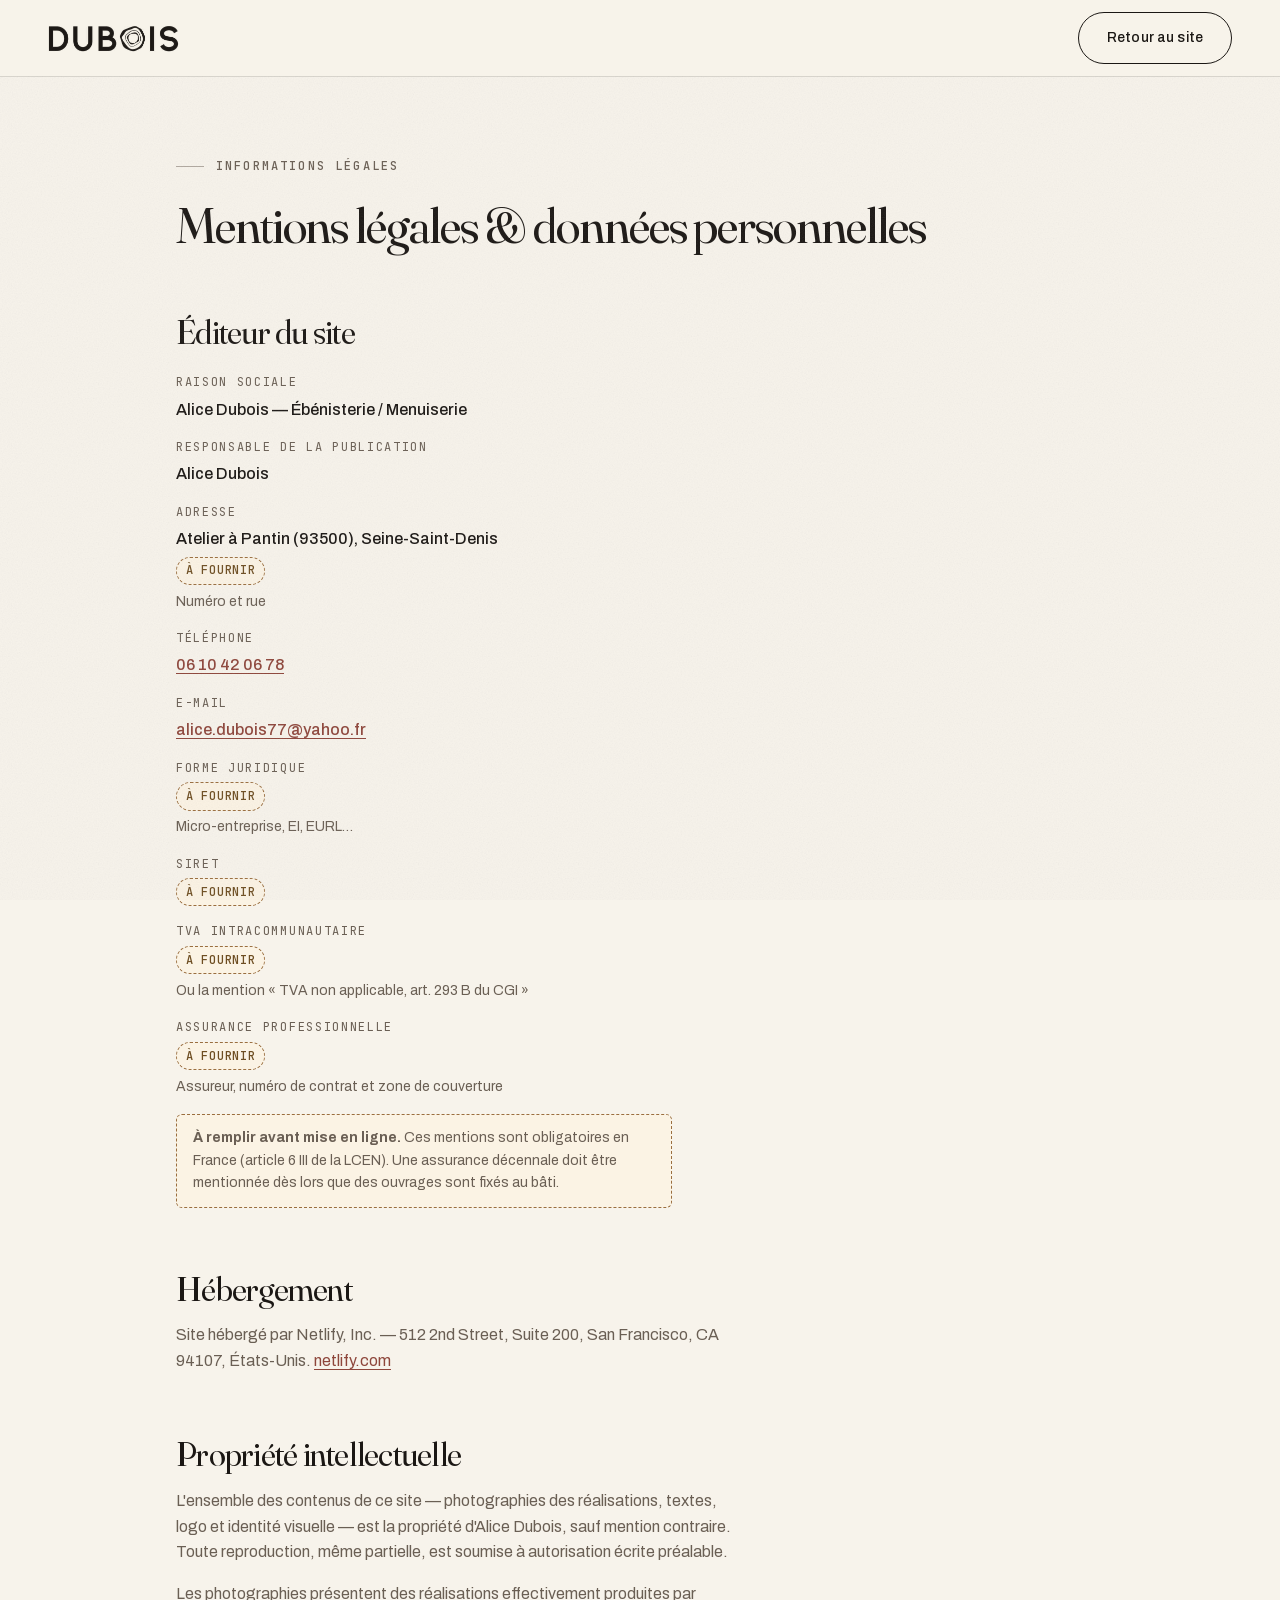
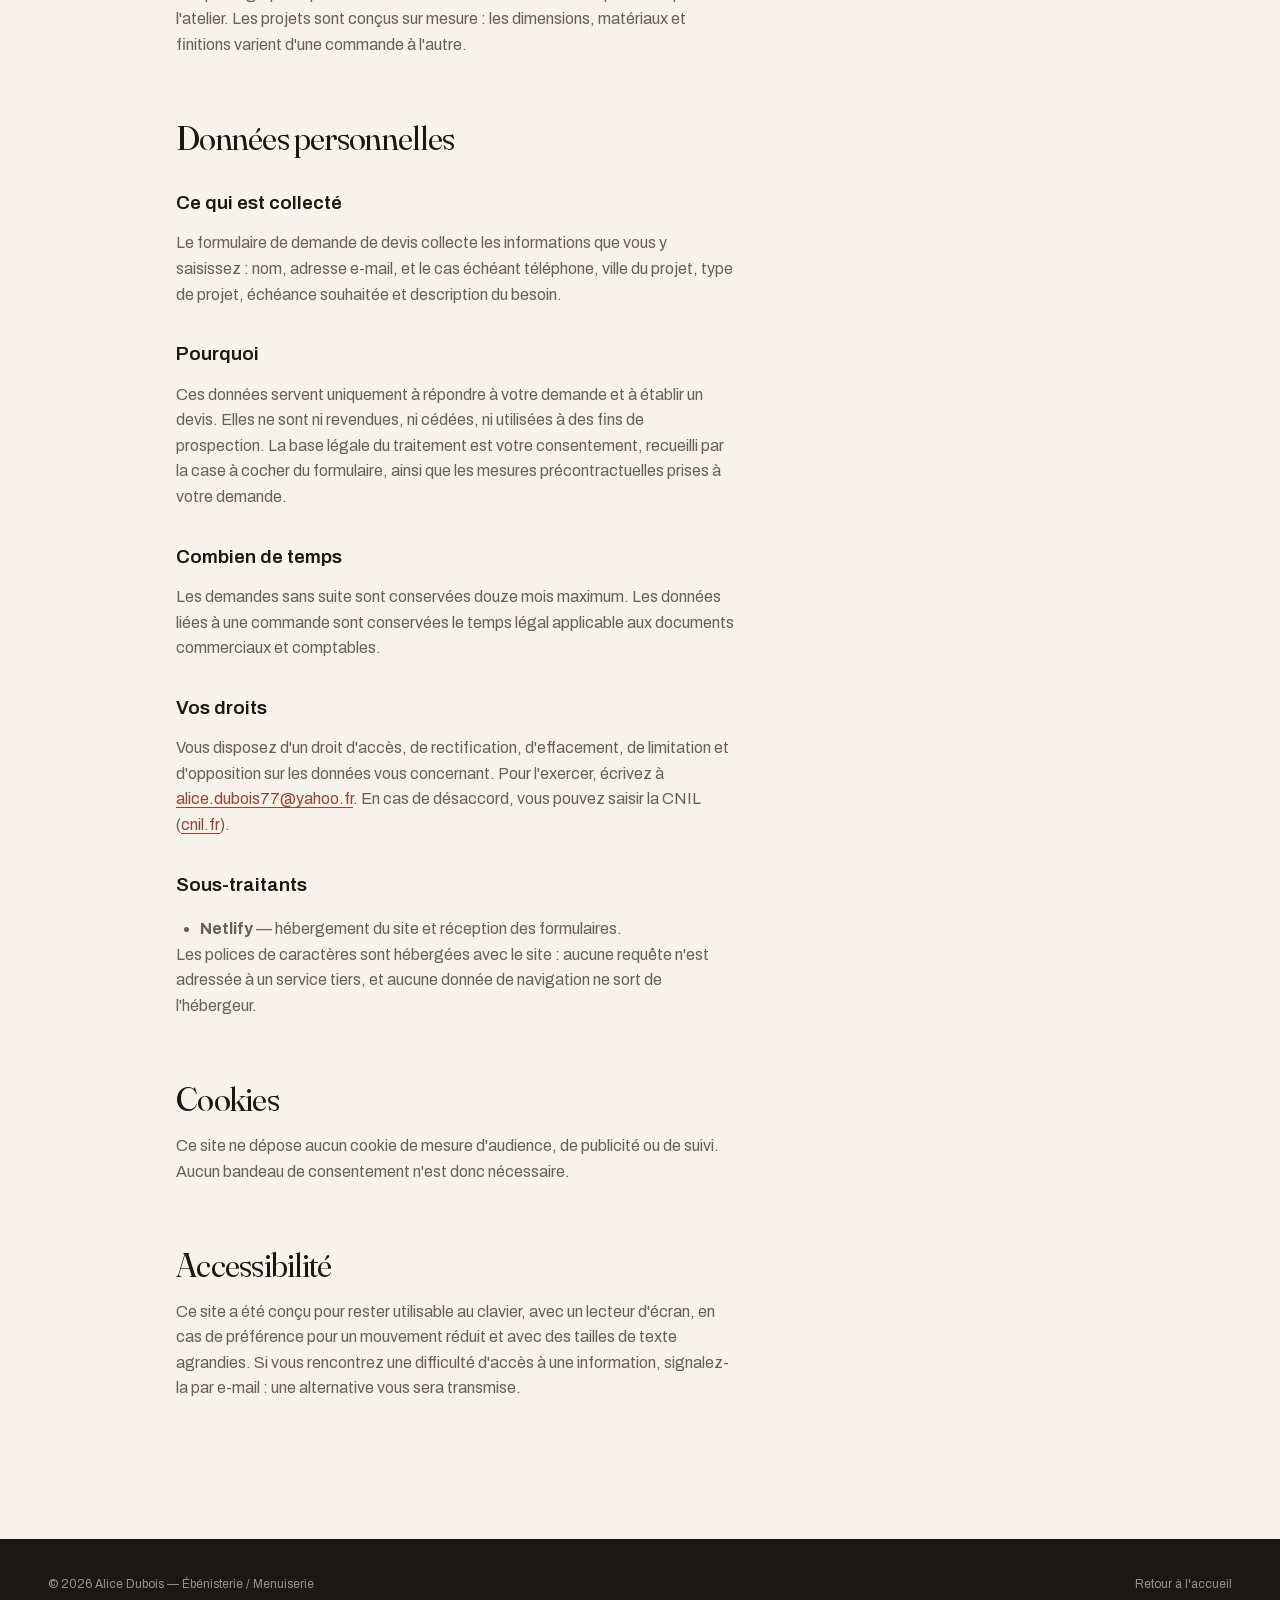
<file: mentions-legales.html>
<!doctype html>
<html lang="fr" class="js">
<head>
<meta charset="utf-8">
<meta name="viewport" content="width=device-width, initial-scale=1, viewport-fit=cover">
<title>Mentions légales — Alice Dubois, ébénisterie</title>
<meta name="description" content="Mentions légales et politique de confidentialité du site d'Alice Dubois, ébénisterie et menuiserie sur mesure.">
<meta name="robots" content="noindex, nofollow">
<link rel="icon" href="assets/brand/favicon.svg" type="image/svg+xml">
<link rel="preload" as="font" type="font/woff2" href="assets/fonts/archivo.woff2" crossorigin>
<link rel="stylesheet" href="assets/styles.css">
<style>
  .legal { padding-block: clamp(7rem, 5rem + 6vw, 10rem) var(--section-y); }
  .legal h2 { font-size: var(--t-2xl); margin-top: var(--sp-8); margin-bottom: var(--sp-4); }
  .legal h3 { font-size: var(--t-lg); font-weight: 600; margin-top: var(--sp-6); margin-bottom: var(--sp-3); }
  .legal p, .legal li { color: var(--fg-muted); max-width: 62ch; }
  .legal p + p { margin-top: var(--sp-4); }
  .legal ul { display: grid; gap: var(--sp-3); margin-top: var(--sp-4); padding-left: var(--sp-5); list-style: disc; }
  .legal a { color: var(--terracotta); text-decoration: underline; text-underline-offset: 3px; }
  .legal dl { display: grid; gap: var(--sp-4); margin-top: var(--sp-5); }
  .legal dt { font-family: var(--font-mono); font-size: var(--t-xs); letter-spacing: .14em;
              text-transform: uppercase; color: var(--fg-muted); }
  .legal dd { margin: var(--sp-1) 0 0; font-weight: 500; }
  .todo { background: #FBF3E4; border: 1px dashed var(--camel-deep); border-radius: var(--r-md);
          padding: var(--sp-3) var(--sp-4); font-size: var(--t-sm); color: #6E4E22; margin-top: var(--sp-4); }
  /* Valeur en attente : lisible comme une case à remplir, pas comme une erreur */
  .attente { display: inline-flex; align-items: center; gap: .5em;
             font-family: var(--font-mono); font-size: var(--t-xs); font-weight: 500;
             letter-spacing: .06em; text-transform: uppercase;
             color: #6E4E22; background: #FBF3E4;
             border: 1px dashed var(--camel-deep); border-radius: 999px;
             padding: .3em .75em; }
  .attente + .attente__note { display: block; margin-top: .4em; font-size: var(--t-sm);
                              font-weight: 400; color: var(--fg-muted); }
</style>
</head>
<body>
<a class="skip-link" href="#contenu">Aller au contenu principal</a>

<header class="header is-stuck">
  <div class="wrap header__inner">
    <a class="logo" href="index.html" aria-label="Dubois — retour à l'accueil">
      <span class="logo__mark" role="img" aria-hidden="true"></span>
    </a>
    <a class="btn btn--ghost" href="index.html">Retour au site</a>
  </div>
</header>

<main id="contenu" class="wrap wrap--narrow legal">
  <p class="label">Informations légales</p>
  <h1 class="h-display h-2" style="margin-top:var(--sp-5)">Mentions légales &amp; données personnelles</h1>

  <h2 class="h-display">Éditeur du site</h2>
  <dl>
    <div><dt>Raison sociale</dt><dd>Alice Dubois — Ébénisterie / Menuiserie</dd></div>
    <div><dt>Responsable de la publication</dt><dd>Alice Dubois</dd></div>
    <div><dt>Adresse</dt><dd>Atelier à Pantin (93500), Seine-Saint-Denis<br><span class="attente" style="margin-top:.4em">À fournir</span><span class="attente__note">Numéro et rue</span></dd></div>
    <div><dt>Téléphone</dt><dd><a href="tel:+33610420678">06 10 42 06 78</a></dd></div>
    <div><dt>E-mail</dt><dd><a href="mailto:alice.dubois77@yahoo.fr">alice.dubois77@yahoo.fr</a></dd></div>
    <div><dt>Forme juridique</dt><dd><span class="attente">À fournir</span><span class="attente__note">Micro-entreprise, EI, EURL…</span></dd></div>
    <div><dt>SIRET</dt><dd><span class="attente">À fournir</span></dd></div>
    <div><dt>TVA intracommunautaire</dt><dd><span class="attente">À fournir</span><span class="attente__note">Ou la mention « TVA non applicable, art. 293 B du CGI »</span></dd></div>
    <div><dt>Assurance professionnelle</dt><dd><span class="attente">À fournir</span><span class="attente__note">Assureur, numéro de contrat et zone de couverture</span></dd></div>
  </dl>
  <p class="todo">
    <strong>À remplir avant mise en ligne.</strong> Ces mentions sont obligatoires en France
    (article 6 III de la LCEN). Une assurance décennale doit être mentionnée dès lors que
    des ouvrages sont fixés au bâti.
  </p>

  <h2 class="h-display">Hébergement</h2>
  <p>
    Site hébergé par Netlify, Inc. — 512 2nd Street, Suite 200, San Francisco, CA 94107,
    États-Unis. <a href="https://www.netlify.com">netlify.com</a>
  </p>

  <h2 class="h-display">Propriété intellectuelle</h2>
  <p>
    L'ensemble des contenus de ce site — photographies des réalisations, textes, logo et
    identité visuelle — est la propriété d'Alice Dubois, sauf mention contraire.
    Toute reproduction, même partielle, est soumise à autorisation écrite préalable.
  </p>
  <p>
    Les photographies présentent des réalisations effectivement produites par l'atelier.
    Les projets sont conçus sur mesure : les dimensions, matériaux et finitions varient d'une
    commande à l'autre.
  </p>

  <h2 class="h-display" id="donnees">Données personnelles</h2>

  <h3>Ce qui est collecté</h3>
  <p>
    Le formulaire de demande de devis collecte les informations que vous y saisissez :
    nom, adresse e-mail, et le cas échéant téléphone, ville du projet, type de projet,
    échéance souhaitée et description du besoin.
  </p>

  <h3>Pourquoi</h3>
  <p>
    Ces données servent uniquement à répondre à votre demande et à établir un devis.
    Elles ne sont ni revendues, ni cédées, ni utilisées à des fins de prospection.
    La base légale du traitement est votre consentement, recueilli par la case à cocher
    du formulaire, ainsi que les mesures précontractuelles prises à votre demande.
  </p>

  <h3>Combien de temps</h3>
  <p>
    Les demandes sans suite sont conservées douze mois maximum. Les données liées à une
    commande sont conservées le temps légal applicable aux documents commerciaux et comptables.
  </p>

  <h3>Vos droits</h3>
  <p>
    Vous disposez d'un droit d'accès, de rectification, d'effacement, de limitation et
    d'opposition sur les données vous concernant. Pour l'exercer, écrivez à
    <a href="mailto:alice.dubois77@yahoo.fr">alice.dubois77@yahoo.fr</a>.
    En cas de désaccord, vous pouvez saisir la CNIL
    (<a href="https://www.cnil.fr">cnil.fr</a>).
  </p>

  <h3>Sous-traitants</h3>
  <ul>
    <li><strong>Netlify</strong> — hébergement du site et réception des formulaires.</li>
  </ul>
  <p>
    Les polices de caractères sont hébergées avec le site : aucune requête n'est adressée
    à un service tiers, et aucune donnée de navigation ne sort de l'hébergeur.
  </p>

  <h2 class="h-display">Cookies</h2>
  <p>
    Ce site ne dépose aucun cookie de mesure d'audience, de publicité ou de suivi.
    Aucun bandeau de consentement n'est donc nécessaire.
  </p>

  <h2 class="h-display">Accessibilité</h2>
  <p>
    Ce site a été conçu pour rester utilisable au clavier, avec un lecteur d'écran, en cas de
    préférence pour un mouvement réduit et avec des tailles de texte agrandies.
    Si vous rencontrez une difficulté d'accès à une information, signalez-la par e-mail :
    une alternative vous sera transmise.
  </p>
</main>

<footer class="footer">
  <div class="wrap">
    <div class="footer__bottom" style="border-top:0">
      <p>© <span id="year">2026</span> Alice Dubois — Ébénisterie / Menuiserie</p>
      <p class="footer__legal"><a href="index.html">Retour à l'accueil</a></p>
    </div>
  </div>
</footer>

<script>document.getElementById('year').textContent = new Date().getFullYear();</script>
</body>
</html>
</file>
<file: assets/styles.css>
/* ==========================================================================
   DUBOIS — Ébénisterie / Menuiserie
   Feuille de style principale
   Palette dérivée de l'identité existante (logo camel, cartes terracotta,
   laques vert sauge des réalisations).
   ========================================================================== */

/* --------------------------------------------------------------------------
   0. Polices auto-hébergées
   Fichiers variables réduits aux caractères et aux axes réellement utilisés :
   145 Ko au total, contre 223 à 306 Ko via Google Fonts — et aucune requête
   vers un tiers, donc aucune adresse IP transmise.
   -------------------------------------------------------------------------- */
@font-face {
  font-family: "Fraunces";
  src: url("fonts/fraunces.woff2") format("woff2-variations");
  font-weight: 400 700;
  font-style: normal;
  font-display: swap;
}
@font-face {
  font-family: "Fraunces";
  src: url("fonts/fraunces-italic.woff2") format("woff2-variations");
  font-weight: 400;
  font-style: italic;
  font-display: swap;
}
@font-face {
  font-family: "Archivo";
  src: url("fonts/archivo.woff2") format("woff2-variations");
  font-weight: 400 700;
  font-style: normal;
  font-display: swap;
}
@font-face {
  font-family: "JetBrains Mono";
  src: url("fonts/jetbrainsmono.woff2") format("woff2-variations");
  font-weight: 400 500;
  font-style: normal;
  font-display: swap;
}

/* --------------------------------------------------------------------------
   1. Jetons de design
   -------------------------------------------------------------------------- */
:root {
  /* Couleurs de marque */
  --camel:        #B88A58;   /* couleur du logo, échantillonnée */
  --camel-deep:   #9A6E3F;
  --camel-light:  #D8BC97;
  --terracotta:   #8E463B;   /* carte de visite */
  --terracotta-d: #6E332B;
  --sage:         #6F817A;   /* laques des réalisations */

  /* Neutres chauds */
  --ink:          #1B1714;
  --ink-2:        #2E2721;
  --ink-3:        #5A4F45;
  --paper:        #F7F3EB;
  --paper-2:      #EBE3D3;
  --kraft:        #E3D7C2;
  --beton:        #D9D5CC;   /* gris chaud minéral */

  /* Rôles sémantiques */
  --bg:           var(--paper);
  --fg:           var(--ink);
  --fg-muted:     #6A5F54;
  --surface:      #FFFDF8;
  --line:         rgba(27, 23, 20, .13);
  --line-strong:  rgba(27, 23, 20, .26);
  --accent:       var(--terracotta);
  --focus:        #2F5FD0;

  /* Typographie */
  --font-display: "Fraunces", "Iowan Old Style", Georgia, serif;
  --font-body:    "Archivo", "Avenir Next", "Helvetica Neue", sans-serif;
  --font-mono:    "JetBrains Mono", ui-monospace, "SF Mono", Menlo, monospace;

  /* Échelle typographique fluide */
  --t-xs:   0.75rem;
  --t-sm:   0.875rem;
  --t-base: 1rem;
  --t-lg:   clamp(1.0625rem, 0.99rem + 0.35vw, 1.1875rem);
  --t-xl:   clamp(1.25rem, 1.12rem + 0.62vw, 1.5rem);
  --t-2xl:  clamp(1.5rem, 1.28rem + 1.05vw, 2.125rem);
  --t-3xl:  clamp(2rem, 1.6rem + 1.9vw, 3.25rem);
  --t-4xl:  clamp(2.5rem, 1.75rem + 3.6vw, 5rem);
  --t-5xl:  clamp(2.75rem, 1.6rem + 5.6vw, 6.75rem);

  /* Espacement — rythme 4/8 */
  --sp-1: 0.25rem;  --sp-2: 0.5rem;   --sp-3: 0.75rem;  --sp-4: 1rem;
  --sp-5: 1.5rem;   --sp-6: 2rem;     --sp-7: 3rem;     --sp-8: 4rem;
  --sp-9: 6rem;     --sp-10: 8rem;
  --section-y: clamp(4.5rem, 3rem + 7vw, 9rem);
  --gutter:    clamp(1.25rem, 0.6rem + 3vw, 3.5rem);
  --maxw:      82.5rem;   /* 1320px */
  --maxw-text: 40rem;

  /* Formes & profondeur */
  --r-sm: 3px;
  --r-md: 6px;
  --r-lg: 14px;
  --shadow-1: 0 1px 2px rgba(27,23,20,.05), 0 2px 8px rgba(27,23,20,.05);
  --shadow-2: 0 2px 4px rgba(27,23,20,.06), 0 12px 32px rgba(27,23,20,.10);
  --shadow-3: 0 8px 16px rgba(27,23,20,.10), 0 32px 64px rgba(27,23,20,.18);

  /* Mouvement */
  --dur-fast: 160ms;
  --dur:      260ms;
  --dur-slow: 620ms;
  --ease:      cubic-bezier(.22, .61, .36, 1);
  --ease-out:  cubic-bezier(.16, 1, .3, 1);
  --ease-in:   cubic-bezier(.4, 0, 1, 1);

  /* Plans */
  --z-base: 1; --z-sticky: 40; --z-header: 60; --z-menu: 80; --z-modal: 100;
}

/* --------------------------------------------------------------------------
   2. Réinitialisation
   -------------------------------------------------------------------------- */
*, *::before, *::after { box-sizing: border-box; }
* { margin: 0; }

html {
  -webkit-text-size-adjust: 100%;
  scroll-behavior: smooth;
  scroll-padding-top: 6rem;
}
@media (prefers-reduced-motion: reduce) { html { scroll-behavior: auto; } }

body {
  background: var(--bg);
  color: var(--fg);
  font-family: var(--font-body);
  font-size: var(--t-base);
  line-height: 1.6;
  font-synthesis-weight: none;
  -webkit-font-smoothing: antialiased;
  text-rendering: optimizeLegibility;
  overflow-x: hidden;
  touch-action: manipulation;   /* supprime le délai de 300 ms au tap */
}

img, picture, svg, video { display: block; max-width: 100%; }
img { height: auto; }
input, button, textarea, select { font: inherit; color: inherit; }
button { background: none; border: 0; padding: 0; }
ul, ol { list-style: none; padding: 0; }
a { color: inherit; text-decoration: none; }
[hidden] { display: none !important; }

:where(a, button, input, textarea, select, summary, [tabindex]):focus-visible {
  outline: 3px solid var(--focus);
  outline-offset: 3px;
  border-radius: 2px;
}

::selection { background: var(--camel); color: #fff; }

/* --------------------------------------------------------------------------
   3. Utilitaires
   -------------------------------------------------------------------------- */
/* viewport-fit=cover fait passer le contenu sous l'encoche : en paysage sur
   un téléphone encoché, les marges latérales doivent la contourner. */
.wrap {
  width: 100%; max-width: var(--maxw); margin-inline: auto;
  padding-left: max(var(--gutter), env(safe-area-inset-left));
  padding-right: max(var(--gutter), env(safe-area-inset-right));
}
.wrap--narrow { max-width: 64rem; }

.sr-only {
  position: absolute; width: 1px; height: 1px; padding: 0;
  margin: -1px; overflow: hidden; clip-path: inset(50%); white-space: nowrap;
}

.skip-link {
  position: absolute; top: 0; left: 50%; transform: translate(-50%, -120%);
  z-index: 999; background: var(--ink); color: var(--paper);
  padding: var(--sp-3) var(--sp-5); font-size: var(--t-sm);
  border-radius: 0 0 var(--r-md) var(--r-md);
  transition: transform var(--dur) var(--ease);
}
.skip-link:focus { transform: translate(-50%, 0); }

/* Étiquette monospace — le vocabulaire « atelier » du site */
.label {
  font-family: var(--font-mono);
  font-size: var(--t-xs);
  font-weight: 500;
  letter-spacing: .18em;
  text-transform: uppercase;
  color: var(--fg-muted);
  /* bloc, et non inline-flex : un flex n'aurait pas laissé le texte
     revenir à la ligne, ce qui débordait sur les petits écrans */
  display: block;
}
.label::before {
  content: "";
  display: inline-block;
  width: 1.75rem; height: 1px;
  margin-right: var(--sp-3);
  vertical-align: middle;
  background: currentColor; opacity: .5;
}
.label--plain::before { display: none; }

.section { padding-block: var(--section-y); position: relative; }
.section--tight { padding-block: clamp(3rem, 2rem + 4vw, 5rem); }

/* Sections sombres */
.section--ink {
  background: var(--ink);
  color: var(--paper);
  --fg: var(--paper);
  --fg-muted: #B3A79A;
  --line: rgba(247, 243, 235, .16);
  --line-strong: rgba(247, 243, 235, .32);
  --surface: #241E1A;
  --focus: #9FC0FF;
  /* le terracotta chute à 2,6:1 sur fond sombre ; le camel remonte à 5,6:1 */
  --accent: var(--camel);
}
.section--kraft { background: var(--paper-2); }
/* Béton : un gris chaud minéral, pour poser le bandeau de repères */
.section--beton {
  background: var(--beton);
  --line: rgba(27, 23, 20, .18);
  --line-strong: rgba(27, 23, 20, .3);
  /* fond plus dense : le gris de texte doit suivre pour rester à 5,1:1 */
  --fg-muted: #5E5348;
}

/* --------------------------------------------------------------------------
   3 bis. Matière — grain de papier et repères de plan
   La direction « atelier brut » se joue ici : le fond n'est jamais une
   couleur plate, et la trame verticale rappelle un plan coté.
   -------------------------------------------------------------------------- */
body::after {
  content: "";
  position: fixed; inset: 0;
  z-index: 2;
  pointer-events: none;
  /* 0.055 était imperceptible ; 0.09 se sent sans se remarquer.
     Vérifié : la marge de contraste la plus juste reste au-dessus de 4,5:1. */
  opacity: .09;
  background-image: url("data:image/svg+xml,%3Csvg xmlns='http://www.w3.org/2000/svg' width='160' height='160'%3E%3Cfilter id='g'%3E%3CfeTurbulence type='fractalNoise' baseFrequency='0.8' numOctaves='3' stitchTiles='stitch'/%3E%3CfeColorMatrix type='saturate' values='0'/%3E%3C/filter%3E%3Crect width='160' height='160' filter='url(%23g)'/%3E%3C/svg%3E");
  background-repeat: repeat;
}

/* Trame verticale, uniquement sur grand écran et sections claires */
@media (min-width: 75rem) {
  .section:not(.section--ink)::before {
    content: "";
    position: absolute; inset: 0;
    pointer-events: none;
    max-width: var(--maxw);
    margin-inline: auto;
    padding-inline: var(--gutter);
    background-image:
      linear-gradient(var(--camel), var(--camel)),
      linear-gradient(var(--camel), var(--camel));
    background-position: left var(--gutter) top, right var(--gutter) top;
    background-size: 1px 100%;
    background-repeat: no-repeat;
    opacity: .16;
  }
}

.h-display {
  font-family: var(--font-display);
  font-weight: 400;
  font-variation-settings: "SOFT" 20, "WONK" 1, "opsz" 100;
  line-height: 1.02;
  letter-spacing: -0.022em;
  text-wrap: balance;
}
.h-1 { font-size: var(--t-4xl); }
.h-2 { font-size: var(--t-3xl); }
.h-3 { font-size: var(--t-2xl); line-height: 1.15; }

.lede {
  font-size: var(--t-lg);
  line-height: 1.62;
  color: var(--fg-muted);
  max-width: var(--maxw-text);
  text-wrap: pretty;
}

.section__head {
  display: grid; gap: var(--sp-5);
  grid-template-columns: 1fr;
  margin-bottom: clamp(2.5rem, 1.5rem + 3vw, 4.5rem);
}
@media (min-width: 62rem) {
  .section__head--split {
    grid-template-columns: minmax(0, 1.15fr) minmax(0, 1fr);
    gap: var(--sp-8); align-items: end;
  }
}

/* --------------------------------------------------------------------------
   4. Boutons — pas de déplacement au survol (stabilité de mise en page)
   -------------------------------------------------------------------------- */
.btn {
  --btn-bg: var(--ink);
  --btn-fg: var(--paper);
  --btn-bd: var(--ink);
  display: inline-flex; align-items: center; justify-content: center;
  gap: var(--sp-3);
  min-height: 3rem;
  padding: 0.875rem 1.75rem;
  background: var(--btn-bg); color: var(--btn-fg);
  border: 1px solid var(--btn-bd);
  border-radius: 999px;
  font-size: var(--t-sm); font-weight: 500;
  letter-spacing: .01em;
  cursor: pointer;
  text-align: center;
  transition: background-color var(--dur) var(--ease),
              color var(--dur) var(--ease),
              border-color var(--dur) var(--ease),
              opacity var(--dur) var(--ease);
}
.btn:hover { --btn-bg: var(--terracotta); --btn-bd: var(--terracotta); --btn-fg: #fff; }
.btn:active { --btn-bg: var(--terracotta-d); --btn-bd: var(--terracotta-d); }
.btn[disabled], .btn[aria-disabled="true"] { opacity: .45; cursor: not-allowed; }

.btn--ghost { --btn-bg: transparent; --btn-fg: var(--fg); --btn-bd: var(--line-strong); }
.btn--ghost:hover { --btn-bg: var(--fg); --btn-fg: var(--bg); --btn-bd: var(--fg); }

.btn--light { --btn-bg: var(--paper); --btn-fg: var(--ink); --btn-bd: var(--paper); }
.btn--light:hover { --btn-bg: var(--camel); --btn-bd: var(--camel); --btn-fg: #fff; }

.btn__icon { width: 1rem; height: 1rem; flex: none; }

/* Lien souligné animé */
.link-u {
  display: inline-flex; align-items: center; gap: var(--sp-2);
  font-weight: 500;
  background-image: linear-gradient(currentColor, currentColor);
  background-size: 100% 1px;
  background-position: 0 100%;
  background-repeat: no-repeat;
  padding-bottom: 2px;
  transition: color var(--dur) var(--ease), background-size var(--dur) var(--ease);
}
.link-u:hover { color: var(--terracotta); background-size: 0% 1px; }
.section--ink .link-u:hover { color: var(--camel-light); }

/* --------------------------------------------------------------------------
   5. Logo
   -------------------------------------------------------------------------- */
.logo {
  display: inline-flex; align-items: center;
  line-height: 0;
  min-height: 44px;              /* le lien du logo reste facile à viser */
}
.logo__mark {
  width: var(--logo-w, 8.5rem);
  aspect-ratio: 850 / 174;
  background-color: currentColor;
  -webkit-mask: url("brand/logo-wordmark.png") no-repeat center / contain;
          mask: url("brand/logo-wordmark.png") no-repeat center / contain;
}
.logo__mark--lockup { aspect-ratio: 850 / 262; }
.logo__mark--lockup {
  -webkit-mask-image: url("brand/logo-lockup.png");
          mask-image: url("brand/logo-lockup.png");
}

/* --------------------------------------------------------------------------
   6. En-tête
   -------------------------------------------------------------------------- */
.header {
  position: fixed; inset: 0 0 auto 0;
  z-index: var(--z-header);
  padding-top: max(var(--sp-5), env(safe-area-inset-top));
  padding-bottom: var(--sp-5);
  color: var(--paper);
  transition: background-color var(--dur) var(--ease),
              padding var(--dur) var(--ease),
              color var(--dur) var(--ease),
              box-shadow var(--dur) var(--ease);
}
.header::before {
  content: "";
  position: absolute; inset: 0;
  background: linear-gradient(to bottom, rgba(27,23,20,.62), rgba(27,23,20,0));
  opacity: 1; transition: opacity var(--dur) var(--ease);
  pointer-events: none;
}
.header.is-stuck {
  padding-top: max(var(--sp-3), env(safe-area-inset-top));
  padding-bottom: var(--sp-3);
  background: rgba(247, 243, 235, .92);
  -webkit-backdrop-filter: saturate(180%) blur(14px);
          backdrop-filter: saturate(180%) blur(14px);
  color: var(--ink);
  box-shadow: 0 1px 0 var(--line);
}
.header.is-stuck::before { opacity: 0; }

.header__inner {
  display: flex; align-items: center; justify-content: space-between;
  gap: var(--sp-5);
  position: relative;
}
.header .logo { --logo-w: clamp(6.5rem, 5rem + 4vw, 8.75rem); }

.nav { display: none; }
@media (min-width: 62rem) {
  .nav { display: flex; align-items: center; gap: clamp(1rem, .3rem + 1.6vw, 2.25rem); }
}
.nav__link {
  position: relative;
  font-size: var(--t-sm);
  font-weight: 500;
  padding-block: var(--sp-2);
  transition: color var(--dur) var(--ease), opacity var(--dur) var(--ease);
}
.nav__link::after {
  content: ""; position: absolute; left: 0; right: 0; bottom: 0;
  height: 1px; background: currentColor;
  transform: scaleX(0); transform-origin: left;
  transition: transform var(--dur) var(--ease);
}
.nav__link:hover::after,
.nav__link[aria-current="true"]::after { transform: scaleX(1); }
.nav__link[aria-current="true"] { font-weight: 600; }

.header__actions { display: flex; align-items: center; gap: var(--sp-2); }

/* Numéro d'appel toujours accessible, quel que soit l'endroit de la page.
   Pastille seule sur petit écran, numéro complet à partir de 62rem. */
.header__tel {
  display: inline-flex; align-items: center; justify-content: center;
  gap: var(--sp-3);
  min-width: 44px; min-height: 44px;
  padding: 0 .625rem;
  border-radius: 999px;
  font-size: var(--t-sm); font-weight: 500;
  white-space: nowrap;
  transition: background-color var(--dur) var(--ease), color var(--dur) var(--ease);
}
.header__tel svg { width: 1.125rem; height: 1.125rem; flex: none; }
.header__tel-num { display: none; }
@media (min-width: 62rem) {
  .header__tel { padding-inline: .875rem; }
  .header__tel-num { display: inline; }
}
.header__tel:hover { background: color-mix(in srgb, currentColor 14%, transparent); }
.header.is-stuck .header__tel:hover { color: var(--accent); }
.header__cta { display: none; }
@media (min-width: 48rem) { .header__cta { display: inline-flex; } }
.header .btn--ghost { --btn-bd: currentColor; }

/* Bouton menu — 3 barres */
.burger {
  --bar: currentColor;
  width: 3rem; height: 3rem;
  display: grid; place-items: center;
  cursor: pointer; border-radius: 999px;
  transition: background-color var(--dur) var(--ease);
}
@media (min-width: 62rem) { .burger { display: none; } }
.burger:hover { background: color-mix(in srgb, currentColor 12%, transparent); }
.burger__box { width: 1.375rem; height: 0.75rem; position: relative; }
.burger__bar {
  position: absolute; left: 0; right: 0; height: 1.5px;
  background: var(--bar); border-radius: 2px;
  transition: transform var(--dur) var(--ease), opacity var(--dur-fast) var(--ease);
}
.burger__bar:nth-child(1) { top: 0; }
.burger__bar:nth-child(2) { top: 50%; margin-top: -0.75px; }
.burger__bar:nth-child(3) { bottom: 0; }
.burger[aria-expanded="true"] .burger__bar:nth-child(1) { transform: translateY(5.6px) rotate(45deg); }
.burger[aria-expanded="true"] .burger__bar:nth-child(2) { opacity: 0; }
.burger[aria-expanded="true"] .burger__bar:nth-child(3) { transform: translateY(-5.6px) rotate(-45deg); }

/* Menu plein écran (mobile) */
.menu {
  position: fixed; inset: 0; z-index: var(--z-menu);
  background: var(--ink); color: var(--paper);
  display: grid; grid-template-rows: auto 1fr auto;
  padding: var(--sp-5) var(--gutter) max(var(--sp-6), env(safe-area-inset-bottom));
  visibility: hidden; opacity: 0;
  transition: opacity var(--dur) var(--ease), visibility 0s linear var(--dur);
}
.menu.is-open { visibility: visible; opacity: 1; transition-delay: 0s; }
.menu__top { display: flex; align-items: center; justify-content: space-between; }
.menu__list {
  align-self: center;
  display: grid; gap: clamp(.25rem, .1rem + .6vw, .75rem);
  padding-block: var(--sp-6);
}
.menu__link {
  font-family: var(--font-display);
  font-variation-settings: "SOFT" 20, "WONK" 1;
  font-size: clamp(2rem, 1.2rem + 4.4vw, 3.25rem);
  line-height: 1.1;
  display: flex; align-items: baseline; gap: var(--sp-4);
  padding-block: var(--sp-2);
  opacity: 0; transform: translateY(1.25rem);
  transition: color var(--dur) var(--ease);
}
.menu.is-open .menu__link { animation: menu-in .5s var(--ease-out) forwards; }
.menu__link:hover { color: var(--camel); }
.menu__link span {
  font-family: var(--font-mono); font-size: var(--t-xs);
  color: var(--camel); letter-spacing: .1em;
}
@keyframes menu-in { to { opacity: 1; transform: none; } }
.menu__foot {
  display: grid; gap: var(--sp-4);
  padding-top: var(--sp-5);
  border-top: 1px solid var(--line-strong);
  font-size: var(--t-sm);
}
.menu__foot a { color: var(--camel-light); }
body.is-locked { overflow: hidden; }

/* --------------------------------------------------------------------------
   7. Média — cadre image avec fond de chargement
   -------------------------------------------------------------------------- */
.media {
  /* Ce sont des <span> : sans display explicite ils restent inline, et
     aspect-ratio y est ignoré tandis que clip-path s'y applique mal.
     Toute la mise en page des cadres photo repose sur cette ligne. */
  display: block;
  position: relative; overflow: hidden;
  background: var(--ph, var(--kraft));
  border-radius: var(--r-md);
  aspect-ratio: var(--ar, auto);
}
.media picture { display: contents; }
.media img {
  width: 100%; height: 100%; object-fit: cover;
  opacity: 0;
  transition: opacity .7s var(--ease-out);
}
.media img.is-loaded { opacity: 1; }
.media--fill { position: absolute; inset: 0; border-radius: 0; }


/* --------------------------------------------------------------------------
   8. Hero
   -------------------------------------------------------------------------- */
.hero {
  position: relative;
  min-height: 100svh;
  min-height: 100dvh;
  display: grid;
  align-items: end;
  color: var(--paper);
  overflow: hidden;
  isolation: isolate;
}
.hero__bg { position: absolute; inset: 0; z-index: -2; background: var(--ink); }
/* <picture> forme une boîte : sans hauteur explicite, le height:100% de
   l'image se calculait sur elle et non sur le hero, laissant le bas nu. */
.hero__bg picture { display: block; width: 100%; height: 100%; }
.hero__bg img { width: 100%; height: 100%; object-fit: cover; object-position: 60% 50%; }
/* En portrait, une photo en paysage recadrée plein écran ne montre qu'une
   bande verticale : la table n'était plus reconnaissable. Elle occupe donc
   le haut du hero, à un cadrage qui laisse voir le plateau et le piètement,
   puis se fond dans le fond sombre où se pose le texte. */
@media (max-width: 47.99rem) {
  .hero { background: var(--ink); }
  .hero__bg { inset: 0 0 auto 0; height: 46%; }
  .hero__bg img { object-position: 50% 56%; }
  .hero__scrim {
    background: linear-gradient(to bottom,
      rgba(20,17,14,.55) 0%,
      rgba(20,17,14,.10) 22%,
      rgba(20,17,14,.45) 36%,
      var(--ink) 46%);
  }
}
.hero__scrim {
  position: absolute; inset: 0; z-index: -1;
  background:
    linear-gradient(to top, rgba(20,17,14,.92) 0%, rgba(20,17,14,.6) 38%, rgba(20,17,14,.24) 68%, rgba(20,17,14,.48) 100%),
    linear-gradient(to right, rgba(20,17,14,.78) 0%, rgba(20,17,14,.42) 34%, rgba(20,17,14,0) 72%);
}
.hero__inner {
  width: 100%; max-width: var(--maxw); margin-inline: auto;
  /* réserve la hauteur de l'en-tête : le titre ne passe jamais dessous */
  padding: clamp(6.5rem, 5rem + 5vw, 9rem) var(--gutter) clamp(3rem, 2rem + 5vw, 5.5rem);
  padding-bottom: max(clamp(3rem, 2rem + 5vw, 5.5rem), env(safe-area-inset-bottom));
}
.hero__label { color: var(--camel-light); margin-bottom: var(--sp-5); }
.hero__title {
  /* borné par la hauteur d'écran (l'appel à l'action reste visible) ET par la
     largeur. 12vw vient d'une mesure : la ligne la plus large, « épousent vos
     murs, », occupe 6,98 px par pixel de corps ; à 12vw elle garde toujours
     au moins 4 % de marge dans la gouttière. */
  font-size: min(var(--t-5xl), 12svh, 12vw);
  max-width: 16ch;
  margin-bottom: var(--sp-5);
}
/* Portables à écran bas : on resserre le rythme vertical du hero */
@media (min-width: 62rem) and (max-height: 46rem) {
  .hero__inner { padding-top: 5.5rem; padding-bottom: var(--sp-6); }
  .hero__text { font-size: var(--t-base); }
  .hero__actions { margin-top: var(--sp-5); }
  .hero__meta { margin-top: var(--sp-5); padding-top: var(--sp-4); }
}
.hero__title em {
  font-style: italic;
  font-variation-settings: "SOFT" 60, "WONK" 1;
  color: var(--camel-light);
}
.hero__text { max-width: 46ch; color: #E6DED2; font-size: var(--t-lg); }
.hero__actions {
  display: flex; flex-wrap: wrap; gap: var(--sp-3);
  margin-top: clamp(1.75rem, 1rem + 2vw, 2.75rem);
}
.hero .btn--ghost { --btn-fg: var(--paper); --btn-bd: rgba(247,243,235,.5); }
.hero .btn--ghost:hover { --btn-bg: var(--paper); --btn-fg: var(--ink); --btn-bd: var(--paper); }

/* Téléphone en paysage : 390 px de haut, dont un quart pris par l'en-tête.
   On resserre le hero pour que le bouton reste visible sans défiler, et on
   masque le bandeau de repères, qui n'est qu'un complément. */
@media (orientation: landscape) and (max-height: 32rem) {
  .header { padding-top: max(var(--sp-3), env(safe-area-inset-top)); padding-bottom: var(--sp-3); }
  .hero__inner {
    padding-bottom: max(var(--sp-5), env(safe-area-inset-bottom));
    padding-top: 5rem;
  }
  .hero__label { margin-bottom: var(--sp-3); }
  .hero__title { font-size: min(var(--t-3xl), 9.5vw); margin-bottom: var(--sp-3); }
  .hero__text { font-size: var(--t-sm); max-width: 52ch; }
  .hero__actions { margin-top: var(--sp-4); }
  .hero__meta { display: none; }
}

/* Bandeau de repères sous le hero */
.hero__meta {
  border-top: 1px solid rgba(247,243,235,.22);
  margin-top: clamp(2rem, 1.2rem + 3vw, 3.5rem);
  padding-top: var(--sp-5);
  display: grid; gap: var(--sp-4);
  grid-template-columns: repeat(2, minmax(0, 1fr));
  font-family: var(--font-mono);
  font-size: var(--t-xs);
  letter-spacing: .08em; text-transform: uppercase;
  color: #D3C8BA;
}
@media (min-width: 48rem) { .hero__meta { grid-template-columns: repeat(4, minmax(0, 1fr)); } }

/* Révélation ligne par ligne du titre */
.reveal-line { display: block; overflow: hidden; }
.reveal-line > span { display: block; }
.js .hero .reveal-line > span {
  transform: translateY(105%);
  animation: line-up .95s var(--ease-out) forwards;
  animation-delay: calc(var(--i, 0) * 90ms + 120ms);
}
@keyframes line-up { to { transform: none; } }

.js .hero__fade {
  opacity: 0;
  animation: fade-up .8s var(--ease-out) forwards;
  animation-delay: calc(var(--i, 0) * 90ms + 380ms);
}
@keyframes fade-up { from { opacity: 0; transform: translateY(1.25rem); } to { opacity: 1; transform: none; } }

/* --------------------------------------------------------------------------
   9. Révélation au défilement
   Trois traitements distincts plutôt qu'un fondu-montée unique :
   le texte courant ne bouge pas (seule l'opacité change), les titres se
   dévoilent derrière un cache, les images s'ouvrent et se posent.
   -------------------------------------------------------------------------- */

/* a. Texte courant — pas de translation : le corps de texte qui monte est
      justement le tic qu'on veut éviter. */
.js [data-reveal] {
  opacity: 0;
  transition: opacity .9s var(--ease-out);
  transition-delay: calc(var(--d, 0) * 80ms);
}
.js [data-reveal].is-in { opacity: 1; }

/* b. Titres — dévoilement derrière un cache, comme le hero */
.js [data-reveal="mask"] {
  opacity: 1;
  clip-path: inset(0 0 100% 0);
  transform: translateY(0.55em);
  transition: clip-path 1s var(--ease-out), transform 1s var(--ease-out);
  transition-delay: calc(var(--d, 0) * 80ms);
}
.js [data-reveal="mask"].is-in { clip-path: inset(-25% -10% -20% -10%); transform: none; }

/* c. Images — le cadre s'ouvre par le bas, la photo se pose */
.js [data-reveal="media"] {
  opacity: 1;
  clip-path: inset(0 0 100% 0);
  transition: clip-path 1.15s var(--ease-out);
  transition-delay: calc(var(--d, 0) * 80ms);
}
.js [data-reveal="media"] img { transform: scale(1.05); }
/* zone de clip élargie une fois révélé, sinon elle rognerait le filet
   du survol qui se dessine en dehors du cadre */
.js [data-reveal="media"].is-in { clip-path: inset(-1.75rem); }
.js [data-reveal="media"].is-in img {
  transform: none;
  transition: transform 1.4s var(--ease-out), opacity .7s var(--ease-out);
  transition-delay: calc(var(--d, 0) * 80ms);
}

/* --------------------------------------------------------------------------
   10. Manifeste + motif de veine
   -------------------------------------------------------------------------- */
.manifeste { position: relative; overflow: hidden; }
.manifeste__grid { display: grid; gap: clamp(2.5rem, 1.5rem + 4vw, 5rem); }
@media (min-width: 62rem) {
  .manifeste__grid { grid-template-columns: minmax(0, 1.3fr) minmax(0, 1fr); align-items: start; }
}
.manifeste__title { font-size: var(--t-3xl); max-width: 20ch; }
.manifeste__title strong { font-weight: 400; color: var(--terracotta); font-style: italic; }
.manifeste__aside { display: grid; gap: var(--sp-5); }
.manifeste__aside p { color: var(--fg-muted); max-width: 46ch; }

.veine {
  position: absolute; inset: auto 0 0 0;
  height: clamp(9rem, 6rem + 12vw, 18rem);
  background-color: var(--camel);
  opacity: .18;
  pointer-events: none;
  z-index: 0;
  -webkit-mask: url("brand/veine.svg") no-repeat center bottom / cover;
          mask: url("brand/veine.svg") no-repeat center bottom / cover;
}
.manifeste > .wrap { position: relative; z-index: 1; }

/* Signature « marque au fer » */
.signature {
  display: grid; gap: var(--sp-5);
  grid-template-columns: auto 1fr;
  align-items: center;
  padding: var(--sp-5);
  border: 1px solid var(--line);
  border-radius: var(--r-lg);
  background: var(--surface);
}
.signature__img {
  width: clamp(6.5rem, 5rem + 6vw, 10rem);
  /* ratio naturel de la photo : le mot « DUBOIS » gravé reste entier */
  aspect-ratio: 1206 / 954;
  border-radius: var(--r-md);
  --ph: #C78E4E;
}
.signature__img img { width: 100%; height: 100%; object-fit: cover; }
.signature p { font-size: var(--t-sm); color: var(--fg-muted); }
.signature strong { display: block; color: var(--fg); font-weight: 600; margin-bottom: var(--sp-1); }

/* --------------------------------------------------------------------------
   11. Réalisations
   -------------------------------------------------------------------------- */
.filters {
  display: flex; flex-wrap: wrap; gap: var(--sp-2);
  margin-bottom: clamp(2rem, 1.4rem + 2vw, 3rem);
}
/* Sur petit écran les six filtres occupaient trois lignes, soit 149 px de
   hauteur avant la première photo. Ils défilent maintenant sur une seule
   ligne, en débordant volontairement jusqu'aux bords pour signaler le geste. */
@media (max-width: 47.99rem) {
  .filters {
    flex-wrap: nowrap;
    overflow-x: auto;
    scrollbar-width: none;
    -webkit-overflow-scrolling: touch;
    scroll-snap-type: x proximity;
    margin-left: calc(var(--gutter) * -1);
    margin-right: calc(var(--gutter) * -1);
    padding-inline: var(--gutter);
    padding-bottom: 2px;
  }
  .filters::-webkit-scrollbar { display: none; }
  .filter { flex: none; scroll-snap-align: start; }
}
.filter {
  min-height: 2.75rem;
  padding: 0.625rem 1.125rem;
  border: 1px solid var(--line-strong);
  border-radius: 999px;
  font-size: var(--t-sm); font-weight: 500;
  color: var(--fg-muted);
  cursor: pointer;
  transition: background-color var(--dur) var(--ease), color var(--dur) var(--ease),
              border-color var(--dur) var(--ease);
}
.filter:hover { color: var(--fg); border-color: var(--fg); }
.filter[aria-pressed="true"] {
  background: var(--ink); border-color: var(--ink); color: var(--paper);
}
.filter__n { font-family: var(--font-mono); font-size: 10px; opacity: .65; margin-left: .4em; }

/* Les réalisations sont posées en mosaïque : chaque carte rejoint la colonne
   la plus courte, ce qui évite le vide sous une photo en paysage comme le
   vide en fin de colonne. Le calcul est fait en JavaScript, car l'équilibrage
   natif de CSS columns diffère d'un navigateur à l'autre — Safari laissait
   une colonne bien plus courte que Chrome. La règle columns ci-dessous reste
   le repli si le JavaScript ne s'exécute pas. */
.works {
  --works-gap: clamp(1.5rem, .9rem + 2.4vw, 2.75rem);
  columns: 1;
  column-gap: var(--works-gap);
}
@media (min-width: 40rem) { .works { columns: 2; } }
@media (min-width: 75rem) { .works { columns: 3; } }

.work {
  break-inside: avoid;
  -webkit-column-break-inside: avoid;
  margin-bottom: var(--works-gap);
}

/* Mosaïque pilotée : les cartes sont positionnées une à une */
.works.is-mosaique { columns: auto; position: relative; }
.works.is-mosaique .work { position: absolute; margin-bottom: 0; }

.work.is-hidden { display: none; }
.js .work { transition: opacity .4s var(--ease), transform .4s var(--ease); }
.js .work.is-filtering { opacity: 0; transform: scale(.985); }

.works__empty { column-span: all; }

.work__btn {
  display: block; width: 100%; text-align: left; cursor: pointer;
  border-radius: var(--r-md);
}

/* Le filet du survol est tracé par outline : contrairement à un pseudo-élément,
   il se dessine EN DEHORS du cadre et n'est pas rogné par l'overflow de la
   photo. Il part large et vient se resserrer autour de l'image. */
.work__media {
  aspect-ratio: var(--ar, 4 / 5);
  margin-bottom: var(--sp-4);
  outline: 1.5px solid transparent;
  outline-offset: 1rem;
  transition: outline-color .45s var(--ease-out), outline-offset .55s var(--ease-out);
}
.work__btn:hover .work__media,
.work__btn:focus-visible .work__media {
  outline-color: var(--accent);
  outline-offset: 0.5rem;
}
.work__media img { transition: transform .8s var(--ease-out), opacity .7s var(--ease-out); }
.work__btn:hover .work__media img.is-loaded { transform: scale(1.04); }

/* Sans survol possible, le doigt doit obtenir une réponse immédiate :
   le filet et le zoom apparaissent à l'appui. */
@media (hover: none) {
  .work__btn:active .work__media { outline-color: var(--accent); outline-offset: 0.5rem; }
  .work__btn:active .work__media img.is-loaded { transform: scale(1.03); }
  .work__btn:active .work__media { transition-duration: .12s; }
}

.work__cat {
  font-family: var(--font-mono); font-size: var(--t-xs);
  letter-spacing: .14em; text-transform: uppercase;
  color: var(--terracotta);
  display: block; margin-bottom: var(--sp-2);
}
.work__title {
  font-family: var(--font-display);
  font-variation-settings: "SOFT" 20, "WONK" 1;
  font-size: var(--t-xl); line-height: 1.2;
  margin-bottom: var(--sp-2);
}
.work__mat { font-size: var(--t-sm); color: var(--fg-muted); }

.works__empty {
  grid-column: 1 / -1;
  padding: var(--sp-8) 0;
  text-align: center; color: var(--fg-muted);
}

/* --------------------------------------------------------------------------
   12. Visionneuse (modale projet)
   -------------------------------------------------------------------------- */
.viewer {
  position: fixed; inset: 0; z-index: var(--z-modal);
  display: grid; place-items: center;
  padding: 0;
  visibility: hidden; opacity: 0;
  transition: opacity var(--dur) var(--ease), visibility 0s linear var(--dur);
}
.viewer.is-open { visibility: visible; opacity: 1; transition-delay: 0s; }
.viewer__scrim { position: absolute; inset: 0; background: rgba(18,15,13,.82);
  -webkit-backdrop-filter: blur(6px); backdrop-filter: blur(6px); }
.viewer__panel {
  position: relative;
  width: min(100%, 68rem);
  max-height: 100svh;
  overflow-y: auto;
  overscroll-behavior: contain;
  background: var(--paper);
  border-radius: 0;
  box-shadow: var(--shadow-3);
  transform: translateY(2rem) scale(.985);
  transition: transform var(--dur-slow) var(--ease-out);
  padding-bottom: env(safe-area-inset-bottom);
}
@media (min-width: 48rem) {
  .viewer { padding: var(--sp-6); }
  .viewer__panel { max-height: calc(100svh - 3rem); border-radius: var(--r-lg); }
}
.viewer.is-open .viewer__panel { transform: none; }

.viewer__close {
  position: sticky; top: var(--sp-4); float: right;
  margin: var(--sp-4) var(--sp-4) 0 0;
  z-index: 3;
  width: 3rem; height: 3rem;
  display: grid; place-items: center;
  border-radius: 999px;
  background: var(--ink); color: var(--paper);
  cursor: pointer;
  transition: background-color var(--dur) var(--ease);
}
.viewer__close:hover { background: var(--terracotta); }
.viewer__close svg { width: 1.125rem; height: 1.125rem; }

.viewer__body { padding: var(--sp-6) var(--sp-5) var(--sp-8); }
@media (min-width: 48rem) { .viewer__body { padding: var(--sp-8) var(--sp-8) var(--sp-9); } }

.viewer__head { max-width: 44rem; margin-bottom: var(--sp-6); }
.viewer__title { font-size: var(--t-3xl); margin-block: var(--sp-3); }
.viewer__desc { color: var(--fg-muted); font-size: var(--t-lg); }

.viewer__specs {
  display: grid; gap: var(--sp-4);
  grid-template-columns: repeat(auto-fit, minmax(9rem, 1fr));
  padding-block: var(--sp-5);
  border-block: 1px solid var(--line);
  margin-bottom: var(--sp-6);
}
.viewer__spec dt {
  font-family: var(--font-mono); font-size: 10px;
  letter-spacing: .16em; text-transform: uppercase;
  color: var(--fg-muted); margin-bottom: var(--sp-2);
}
.viewer__spec dd { font-size: var(--t-sm); font-weight: 500; }

.viewer__gallery { display: grid; gap: var(--sp-4); }
@media (min-width: 48rem) { .viewer__gallery { grid-template-columns: repeat(2, 1fr); } }
.viewer__gallery .media:only-child { grid-column: 1 / -1; }

/* --------------------------------------------------------------------------
   13. Savoir-faire (étapes)
   Une rangée par étape, photo comprise : la page défile normalement,
   rien n'est épinglé, aucune image ne change sous le pointeur.
   -------------------------------------------------------------------------- */
.steps { display: grid; }
.step {
  display: grid;
  gap: var(--sp-5) clamp(2rem, 1rem + 3vw, 4rem);
  padding-block: clamp(2rem, 1.4rem + 2.5vw, 3.5rem);
  border-top: 1px solid var(--line);
  align-items: center;
}
.step:last-child { border-bottom: 1px solid var(--line); }
@media (min-width: 48rem) {
  .step { grid-template-columns: minmax(0, 2fr) minmax(0, 3fr); }
}
.step__media {
  aspect-ratio: var(--ar, 4 / 5);
  border-radius: var(--r-lg);
  width: 100%;
  max-width: 26rem;
}
@media (max-width: 47.99rem) { .step__media { max-width: 20rem; } }
.step__n {
  display: block;
  font-family: var(--font-mono); font-size: var(--t-xs);
  letter-spacing: .1em;
  color: var(--accent);
  margin-bottom: var(--sp-3);
}
.step__title { font-size: var(--t-2xl); line-height: 1.12; margin-bottom: var(--sp-4); }
.step__text { color: var(--fg-muted); font-size: var(--t-base); max-width: 52ch; }
.step__tags {
  display: flex; flex-wrap: wrap; gap: var(--sp-2);
  margin-top: var(--sp-5);
}
.tag {
  font-family: var(--font-mono); font-size: 10px;
  letter-spacing: .1em; text-transform: uppercase;
  padding: .4rem .7rem;
  border: 1px solid var(--line-strong); border-radius: 999px;
  color: var(--fg-muted);
}

/* --------------------------------------------------------------------------
   14. Atelier / portrait
   -------------------------------------------------------------------------- */
.atelier__grid { display: grid; gap: clamp(2.5rem, 1.5rem + 4vw, 5rem); align-items: center; }
@media (min-width: 62rem) {
  .atelier__grid { grid-template-columns: minmax(0, 1fr) minmax(0, 1fr); }
}
.atelier__stack { display: grid; grid-template-columns: repeat(2, 1fr); gap: var(--sp-4); }
.atelier__stack .media:nth-child(1) { grid-column: 1 / -1; aspect-ratio: 16 / 11; }
.atelier__stack .media:nth-child(2),
.atelier__stack .media:nth-child(3) { aspect-ratio: 3 / 4; }
.atelier__text > * + * { margin-top: var(--sp-5); }
.atelier__text p { color: var(--fg-muted); max-width: 48ch; }
.atelier__quote {
  font-family: var(--font-display);
  font-variation-settings: "SOFT" 40, "WONK" 1;
  font-size: var(--t-xl); line-height: 1.35;
  color: var(--fg);
  padding-left: var(--sp-5);
  border-left: 2px solid var(--camel);
  font-style: italic;
}

/* Bandeau de repères */
.marks {
  display: grid; gap: var(--sp-5);
  grid-template-columns: repeat(2, minmax(0, 1fr));
}
@media (min-width: 62rem) { .marks { grid-template-columns: repeat(4, minmax(0, 1fr)); } }
.mark { padding-top: var(--sp-4); border-top: 1px solid var(--line); }
.mark__icon { width: 1.5rem; height: 1.5rem; color: var(--camel); margin-bottom: var(--sp-4); }
.mark__title { font-size: var(--t-base); font-weight: 600; margin-bottom: var(--sp-2); }
.mark__text { font-size: var(--t-sm); color: var(--fg-muted); }

/* --------------------------------------------------------------------------
   15. Matières
   -------------------------------------------------------------------------- */
.matieres__grid { display: grid; gap: clamp(2rem, 1.2rem + 3vw, 4rem); }
@media (min-width: 62rem) {
  .matieres__grid { grid-template-columns: minmax(0, .9fr) minmax(0, 1.1fr); align-items: center; }
}
.swatches { display: grid; gap: var(--sp-3); }
.swatch {
  display: grid; grid-template-columns: auto 1fr auto; align-items: center;
  gap: var(--sp-4);
  width: 100%; text-align: left; cursor: pointer;
  padding: var(--sp-4);
  border: 1px solid var(--line); border-radius: var(--r-md);
  background: transparent;
  min-height: 3.5rem;
  transition: border-color var(--dur) var(--ease), background-color var(--dur) var(--ease);
}
.swatch:hover { border-color: var(--line-strong); }
.swatch[aria-pressed="true"] { background: var(--surface); border-color: var(--camel); }
.swatch__chip {
  width: 2.5rem; height: 2.5rem; border-radius: var(--r-sm);
  background: var(--c); border: 1px solid rgba(27,23,20,.12);
  flex: none;
}
.swatch__name { font-weight: 600; font-size: var(--t-base); }
.swatch__use { display: block; font-size: var(--t-sm); color: var(--fg-muted); font-weight: 400; }
.swatch__plus { font-family: var(--font-mono); font-size: var(--t-xs); color: var(--fg-muted); }

.matieres__panel { display: grid; gap: var(--sp-5); }
.matieres__media { aspect-ratio: 16 / 11; border-radius: var(--r-lg); }
.matieres__panel h3 { font-size: var(--t-2xl); }
.matieres__panel p { color: var(--fg-muted); max-width: 48ch; }

/* --------------------------------------------------------------------------
   16. Objets (bande horizontale)
   -------------------------------------------------------------------------- */
.objets__rail {
  display: grid; gap: var(--sp-5);
  grid-template-columns: repeat(auto-fit, minmax(min(100%, 16rem), 1fr));
}
/* 5/4 plutôt que carré : la photo de la gravure « DUBOIS » (ratio 1,26)
   n'est presque plus rognée et le mot reste lisible en entier */
.objet .media { aspect-ratio: 5 / 4; margin-bottom: var(--sp-4); }
.objet h3 { font-size: var(--t-lg); font-weight: 600; margin-bottom: var(--sp-2); }
.objet p { font-size: var(--t-sm); color: var(--fg-muted); }

/* --------------------------------------------------------------------------
   17. Devis — formulaire
   -------------------------------------------------------------------------- */
.devis__grid { display: grid; gap: clamp(2.5rem, 1.5rem + 4vw, 4.5rem); align-items: start; }
@media (min-width: 62rem) {
  .devis__grid { grid-template-columns: minmax(0, .8fr) minmax(0, 1.2fr); }
  /* la colonne de gauche suit la lecture du formulaire : le contact reste
     sous les yeux, et le bas de section ne se creuse pas */
  .devis__aside { position: sticky; top: 7.5rem; }
}

.devis__etapes { display: grid; gap: var(--sp-5); }
.devis__etapes li {
  display: grid; grid-template-columns: auto 1fr; gap: var(--sp-4);
  padding-bottom: var(--sp-5);
  border-bottom: 1px solid var(--line);
}
.devis__etapes li:last-child { border-bottom: 0; padding-bottom: 0; }
.devis__num {
  font-family: var(--font-mono); font-size: var(--t-xs);
  letter-spacing: .1em; color: var(--accent);
  padding-top: .3em;
}
.devis__etapes h3 {
  font-family: var(--font-display);
  font-variation-settings: "SOFT" 20, "WONK" 1;
  font-size: var(--t-lg); line-height: 1.25;
  margin-bottom: var(--sp-2);
}
.devis__etapes p { font-size: var(--t-sm); color: var(--fg-muted); max-width: 40ch; }

/* Bloc de contact direct : une alternative visible au formulaire */
.devis__contact {
  margin-top: var(--sp-7);
  padding: var(--sp-5);
  background: var(--surface);
  border: 1px solid var(--line);
  border-radius: var(--r-lg);
  display: grid; gap: var(--sp-3);
}
.devis__contact .label { margin-bottom: var(--sp-1); }
.devis__zone {
  font-size: var(--t-sm); color: var(--fg-muted);
  padding-bottom: var(--sp-3);
  border-bottom: 1px solid var(--line);
  margin-bottom: var(--sp-1);
}
.devis__zone strong { color: var(--fg); font-weight: 600; }
.devis__tel, .devis__mail {
  display: inline-flex; align-items: center; gap: var(--sp-3);
  width: fit-content;
  min-height: 44px;              /* zone tactile confortable */
  transition: color var(--dur) var(--ease);
}
.devis__tel svg, .devis__mail svg { width: 1.125rem; height: 1.125rem; color: var(--camel); flex: none; }
.devis__tel span {
  font-family: var(--font-display);
  font-variation-settings: "SOFT" 20, "WONK" 1;
  font-size: var(--t-xl);
}
.devis__mail span {
  font-size: var(--t-sm); color: var(--fg-muted);
  overflow-wrap: anywhere;
}
.devis__tel:hover, .devis__mail:hover { color: var(--accent); }
.devis__tel:hover span, .devis__mail:hover span { text-decoration: underline; text-underline-offset: 3px; }

/* Le formulaire est posé sur une surface : il se détache du fond et
   équilibre visuellement la colonne de gauche. */
.form--carte {
  background: var(--surface);
  border: 1px solid var(--line);
  border-radius: var(--r-lg);
  padding: clamp(1.5rem, 1rem + 2vw, 2.5rem);
}
.form--carte .field__control { background: var(--bg); }

.form { display: grid; gap: var(--sp-5); }
.form__row { display: grid; gap: var(--sp-5); }
@media (min-width: 40rem) { .form__row--2 { grid-template-columns: repeat(2, minmax(0, 1fr)); } }

.field { display: grid; gap: var(--sp-2); }
.field__label { font-size: var(--t-sm); font-weight: 500; }
.field__req { color: var(--terracotta); }
.field__hint { font-size: var(--t-xs); color: var(--fg-muted); }
.field__control {
  min-height: 3rem;
  width: 100%;
  padding: 0.75rem 1rem;
  background: var(--surface);
  border: 1px solid var(--line-strong);
  border-radius: var(--r-md);
  font-size: 1rem;  /* 16px : évite le zoom automatique iOS */
  transition: border-color var(--dur) var(--ease), box-shadow var(--dur) var(--ease);
}
.field__control:hover { border-color: var(--ink-3); }
.field__control:focus {
  border-color: var(--ink);
  box-shadow: 0 0 0 3px color-mix(in srgb, var(--camel) 32%, transparent);
  outline: none;
}
.field__control:focus-visible { outline: 3px solid var(--focus); outline-offset: 2px; }
textarea.field__control { min-height: 8.5rem; resize: vertical; line-height: 1.6; }
select.field__control {
  appearance: none;
  background-image: url("data:image/svg+xml,%3Csvg xmlns='http://www.w3.org/2000/svg' viewBox='0 0 20 20' fill='none' stroke='%236A5F54' stroke-width='1.6' stroke-linecap='round'%3E%3Cpath d='M6 8l4 4 4-4'/%3E%3C/svg%3E");
  background-repeat: no-repeat;
  background-position: right 1rem center;
  background-size: 1.25rem;
  padding-right: 2.75rem;
}
.field.has-error .field__control { border-color: #B3261E; }
.field.has-error .field__control:focus { box-shadow: 0 0 0 3px rgba(179,38,30,.22); }
.field__error {
  display: none;
  align-items: center; gap: var(--sp-2);
  font-size: var(--t-xs); color: #8C1D18; font-weight: 500;
}
.field.has-error .field__error { display: flex; }
.field__error svg { width: .9rem; height: .9rem; flex: none; }

.check { display: grid; grid-template-columns: auto 1fr; gap: var(--sp-3); align-items: start; }
.check input {
  width: 1.25rem; height: 1.25rem; margin-top: .15rem;
  accent-color: var(--terracotta); flex: none; cursor: pointer;
  /* le carré reste discret, la zone de tap fait 44 px */
  outline-offset: 2px;
  padding: 11px; margin-inline: -11px; margin-block: -11px calc(.15rem - 11px);
  background-clip: content-box;
}
.check label { font-size: var(--t-sm); color: var(--fg-muted); cursor: pointer; }
.check a { color: var(--fg); text-decoration: underline; text-underline-offset: 2px; }

.form__foot { display: flex; flex-wrap: wrap; align-items: center; gap: var(--sp-4); }
.form__note { font-size: var(--t-xs); color: var(--fg-muted); }

.form__status {
  display: none;
  gap: var(--sp-3);
  padding: var(--sp-5);
  border-radius: var(--r-md);
  border: 1px solid;
  font-size: var(--t-sm);
}
.form__status.is-shown { display: grid; grid-template-columns: auto 1fr; align-items: start; }
.form__status svg { width: 1.25rem; height: 1.25rem; margin-top: .1em; }
.form__status--ok { background: #EEF4EC; border-color: #B7CDB1; color: #24421C; }
.form__status--err { background: #FBEDEC; border-color: #E2B4B0; color: #7A1F19; }

.spinner {
  width: 1rem; height: 1rem; flex: none;
  border: 2px solid currentColor; border-right-color: transparent;
  border-radius: 999px;
  animation: spin .7s linear infinite;
}
@keyframes spin { to { transform: rotate(360deg); } }

/* --------------------------------------------------------------------------
   18. FAQ
   -------------------------------------------------------------------------- */
.faq { display: grid; max-width: 52rem; }
.faq__item { border-top: 1px solid var(--line); }
.faq__item:last-child { border-bottom: 1px solid var(--line); }
.faq__q {
  display: flex; align-items: center; justify-content: space-between;
  gap: var(--sp-5);
  width: 100%; text-align: left; cursor: pointer;
  padding-block: clamp(1.125rem, .9rem + 1vw, 1.5rem);
  min-height: 3.5rem;
  font-family: var(--font-display);
  font-variation-settings: "SOFT" 20, "WONK" 1;
  font-size: var(--t-lg);
  line-height: 1.3;
  transition: color var(--dur) var(--ease);
}
.faq__q:hover { color: var(--terracotta); }
.faq__sign { position: relative; width: 1rem; height: 1rem; flex: none; }
.faq__sign::before, .faq__sign::after {
  content: ""; position: absolute; inset: 50% 0 auto 0;
  height: 1.5px; background: currentColor; border-radius: 2px;
  transition: transform var(--dur) var(--ease);
}
.faq__sign::after { transform: rotate(90deg); }
.faq__q[aria-expanded="true"] .faq__sign::after { transform: rotate(0deg); }
.faq__a { display: grid; grid-template-rows: 0fr; transition: grid-template-rows var(--dur-slow) var(--ease-out); }
.faq__a.is-open { grid-template-rows: 1fr; }
.faq__a > div { overflow: hidden; }
.faq__a p {
  color: var(--fg-muted); max-width: 60ch;
  padding-bottom: var(--sp-6);
}

/* --------------------------------------------------------------------------
   19. Contact / pied de page
   -------------------------------------------------------------------------- */
.footer { background: var(--ink); color: var(--paper); position: relative; overflow: hidden; }
.footer__veine {
  position: absolute; inset: -6% -4% auto -4%;
  height: 24rem;
  background-color: var(--camel);
  opacity: .13; pointer-events: none;
  -webkit-mask: url("brand/veine.svg") no-repeat center / cover;
          mask: url("brand/veine.svg") no-repeat center / cover;
}
.footer > .wrap { position: relative; z-index: 1; }

.footer__cta { padding-block: clamp(4rem, 3rem + 5vw, 7rem); text-align: center; }
.footer__cta .h-1 { max-width: 18ch; margin-inline: auto; }
.footer__cta p { color: #B3A79A; max-width: 42ch; margin: var(--sp-5) auto 0; }
.footer__cta .btn { margin-top: var(--sp-6); }

.footer__cols {
  display: grid; gap: var(--sp-7);
  padding-block: var(--sp-7);
  border-top: 1px solid rgba(247,243,235,.16);
}
@media (min-width: 48rem) { .footer__cols { grid-template-columns: repeat(2, 1fr); } }
@media (min-width: 62rem) { .footer__cols { grid-template-columns: 1.4fr 1fr 1fr; gap: var(--sp-8); } }
.footer__brand .logo { --logo-w: 11rem; color: var(--paper); }
.footer__brand p { color: #B3A79A; font-size: var(--t-sm); max-width: 34ch; margin-top: var(--sp-5); }
.footer__cols h3 { font-size: var(--t-xs); font-family: var(--font-mono);
  letter-spacing: .18em; text-transform: uppercase; color: var(--camel); margin-bottom: var(--sp-4); font-weight: 500; }
.footer__list { display: grid; gap: var(--sp-1); font-size: var(--t-sm); }
/* liens de navigation isolés : zone tactile portée à 44 px de haut */
.footer__list a {
  color: #D9D0C4; transition: color var(--dur) var(--ease);
  display: inline-flex; align-items: center; min-height: 44px;
}
.footer__list a:hover { color: var(--camel-light); }
.footer__list address { font-style: normal; color: #B3A79A; }

.footer__bottom {
  display: flex; flex-wrap: wrap; gap: var(--sp-4) var(--sp-6);
  align-items: center; justify-content: space-between;
  padding-block: var(--sp-5);
  padding-bottom: max(var(--sp-5), env(safe-area-inset-bottom));
  border-top: 1px solid rgba(247,243,235,.16);
  font-size: var(--t-xs); color: #9C9084;
}
.footer__bottom a:hover { color: var(--camel-light); }
.footer__legal { display: flex; flex-wrap: wrap; gap: var(--sp-5); }
.footer__legal a { display: inline-flex; align-items: center; min-height: 44px; }

/* --------------------------------------------------------------------------
   20. Mouvement réduit
   -------------------------------------------------------------------------- */
@media (prefers-reduced-motion: reduce) {
  *, *::before, *::after {
    animation-duration: .01ms !important;
    animation-iteration-count: 1 !important;
    transition-duration: .01ms !important;
    scroll-behavior: auto !important;
  }
  .js [data-reveal] { opacity: 1 !important; transform: none !important; }
  .js [data-reveal="mask"], .js [data-reveal="media"] { clip-path: none !important; }
  .js [data-reveal="media"] img { transform: none !important; }
  .js .hero .reveal-line > span { transform: none !important; }
  .js .hero__fade { opacity: 1 !important; }
  .menu.is-open .menu__link { opacity: 1; transform: none; animation: none; }
}

/* Impression */
@media print {
  .header, .menu, .viewer, .footer__veine, .veine { display: none !important; }
  body { background: #fff; color: #000; }
  .section { padding-block: 1.5rem; }
}
</file>
